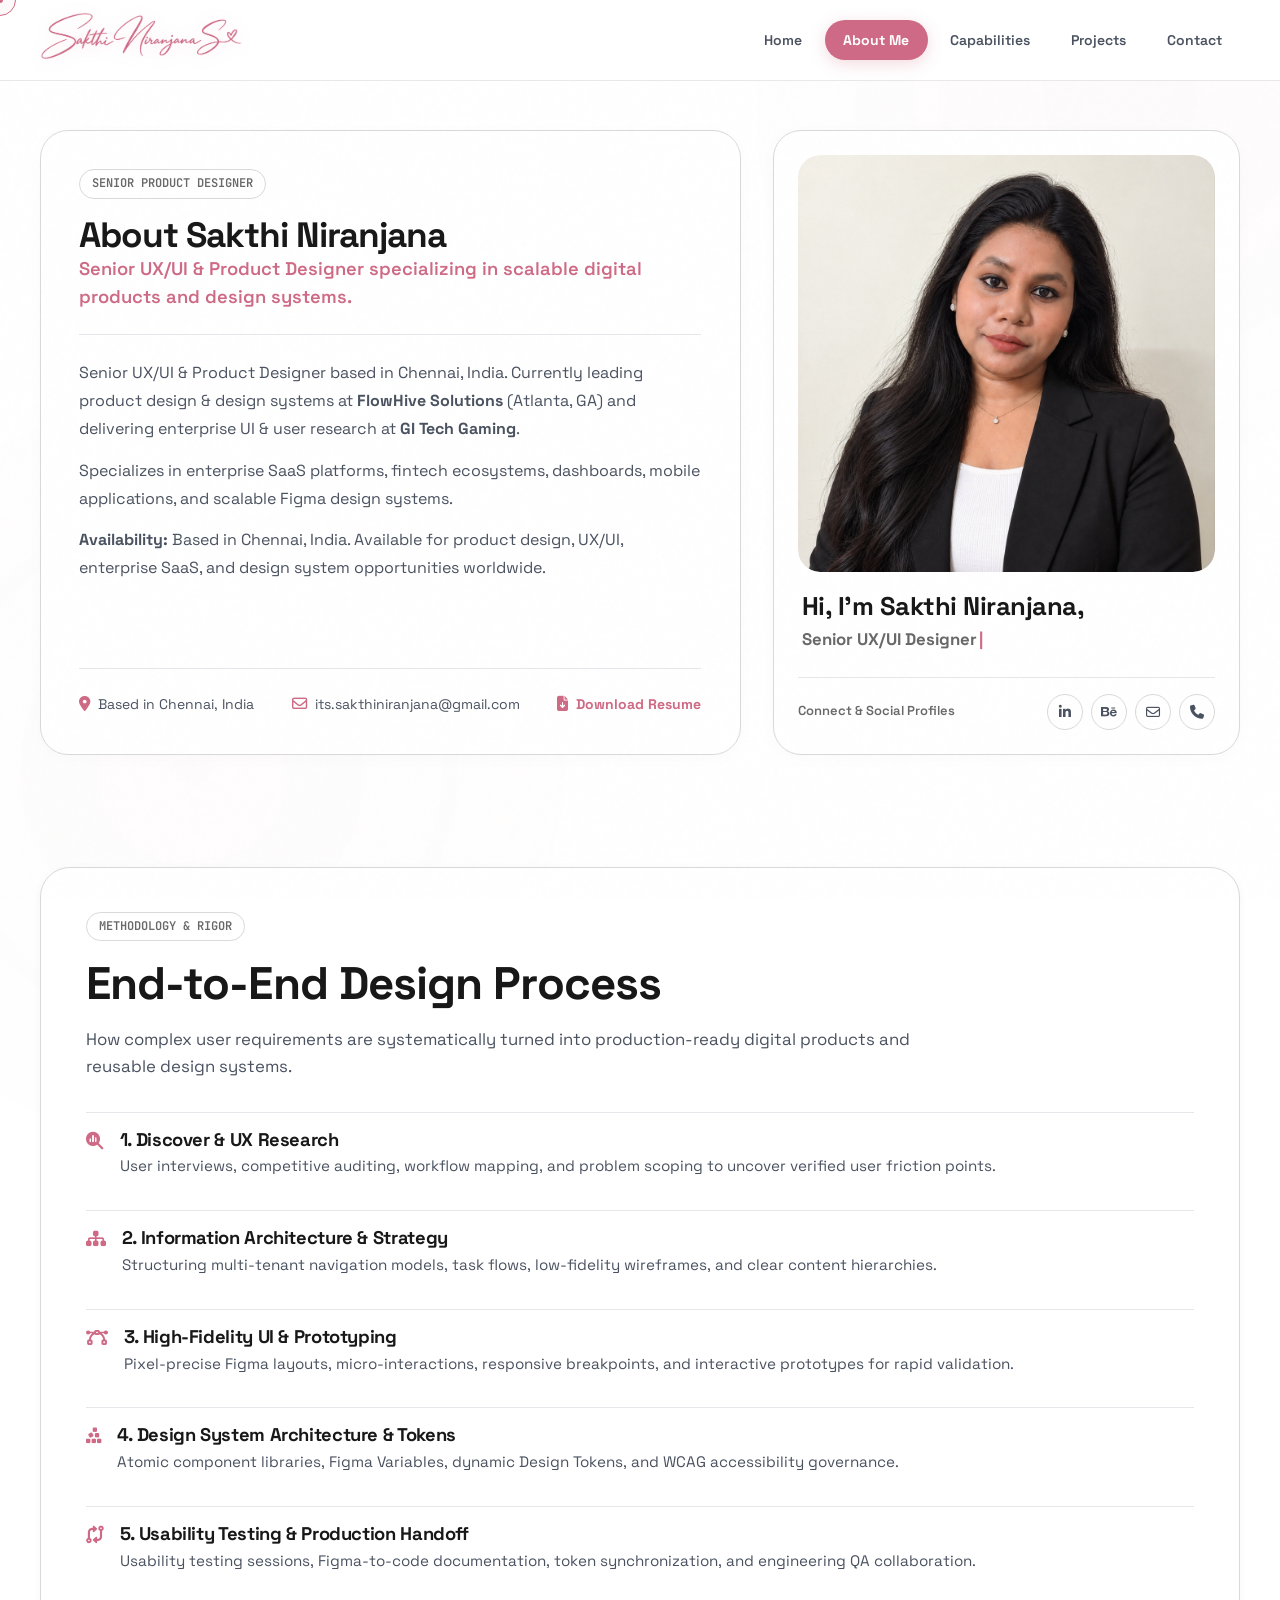
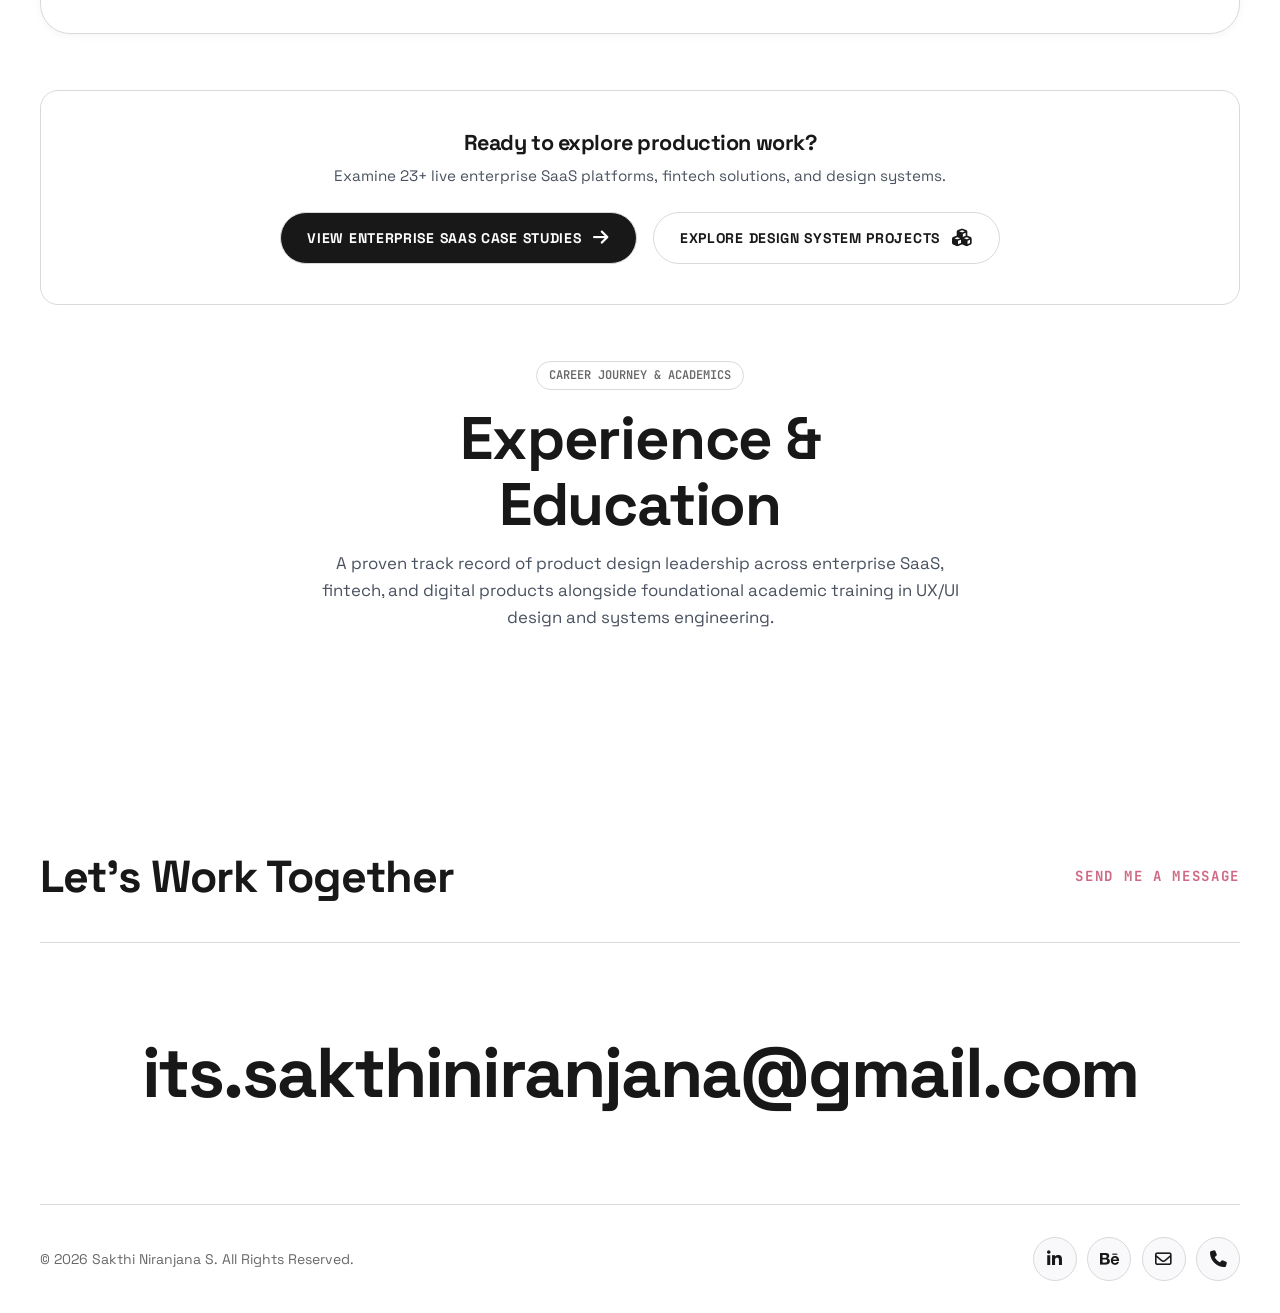
<file: about.html>
<!DOCTYPE html>
<html lang="en">
<head>
  <meta charset="UTF-8">
  <meta http-equiv="X-UA-Compatible" content="IE=edge">
  <meta name="viewport" content="width=device-width, initial-scale=1.0">
  <title>About Sakthi Niranjana | Senior UX/UI &amp; Product Designer</title>
  <meta name="description" content="Senior UX/UI &amp; Product Designer based in Chennai, India. Specializing in enterprise SaaS, fintech, design systems, UX research, and multi-platform applications.">
  <meta name="keywords" content="About Sakthi Niranjana, Senior UX/UI Designer, Senior Product Designer, Enterprise SaaS UX, Fintech Product Design, Design Systems, Figma Designer, Chennai India">
  <meta name="author" content="Sakthi Niranjana S">
  <meta name="robots" content="index, follow">
  <link rel="canonical" href="https://sakthi-portfolio-teal.vercel.app/about.html">

  <!-- Open Graph / Social Media -->
  <meta property="og:site_name" content="Sakthi Niranjana Portfolio">
  <meta property="og:title" content="About Sakthi Niranjana | Senior UX/UI &amp; Product Designer">
  <meta property="og:description" content="Senior UX/UI &amp; Product Designer based in Chennai, India. Specializing in enterprise SaaS, fintech, design systems, UX research, and scalable digital products.">
  <meta property="og:type" content="profile">
  <meta property="og:url" content="https://sakthi-portfolio-teal.vercel.app/about.html">
  <meta property="og:image" content="https://sakthi-portfolio-teal.vercel.app/assets/img/sakthi-profile-square.jpg?v=1">
  <meta property="og:image:alt" content="Sakthi Niranjana S - Senior UX/UI &amp; Product Designer">

  <!-- Twitter Card -->
  <meta name="twitter:card" content="summary_large_image">
  <meta name="twitter:title" content="About Sakthi Niranjana | Senior UX/UI &amp; Product Designer">
  <meta name="twitter:description" content="Senior UX/UI &amp; Product Designer based in Chennai, India. Specializing in enterprise SaaS, fintech, design systems, and multi-platform applications.">
  <meta name="twitter:image" content="https://sakthi-portfolio-teal.vercel.app/assets/img/sakthi-profile-square.jpg?v=1">

  <!-- Favicon -->
  <link rel="shortcut icon" href="data:image/svg+xml,%3Csvg xmlns='http://www.w3.org/2000/svg' viewBox='0 0 100 100'%3E%3Ccircle cx='50' cy='50' r='50' fill='%23CE6A85'/%3E%3Ctext x='50%25' y='55%25' dominant-baseline='middle' text-anchor='middle' font-size='42' font-family='sans-serif' font-weight='900' fill='white'%3ESN%3C/text%3E%3C/svg%3E" type="image/x-icon">

  <!-- Icons & Fonts -->
  <link rel="stylesheet" href="https://cdnjs.cloudflare.com/ajax/libs/font-awesome/6.5.1/css/all.min.css">
  <link rel="stylesheet" href="https://cdn.jsdelivr.net/npm/bootstrap-icons@1.11.3/font/bootstrap-icons.min.css">
  <link rel="preconnect" href="https://fonts.googleapis.com">
  <link rel="preconnect" href="https://fonts.gstatic.com" crossorigin>
  <link href="https://fonts.googleapis.com/css2?family=Inter:wght@300;400;500;600;700&family=JetBrains+Mono:wght@400;500;600;700&family=Plus+Jakarta+Sans:wght@400;500;600;700;800;900&family=Space+Grotesk:wght@400;500;600;700&display=swap" rel="stylesheet">

  <link rel="stylesheet" href="css/main.css">
  <link rel="stylesheet" href="css/modal.css">

  <!-- JSON-LD Structured Data for ProfilePage and Person -->
  <script type="application/ld+json">
  {
    "@context": "https://schema.org",
    "@type": "ProfilePage",
    "name": "About Sakthi Niranjana | Senior UX/UI & Product Designer",
    "url": "https://sakthi-portfolio-teal.vercel.app/about.html",
    "description": "Professional background, design philosophy, process and experience of Sakthi Niranjana S, Senior UX/UI & Product Designer based in Chennai, India.",
    "mainEntity": {
      "@type": "Person",
      "name": "Sakthi Niranjana S",
      "jobTitle": "Senior UX/UI & Product Designer",
      "url": "https://sakthi-portfolio-teal.vercel.app/",
      "email": "its.sakthiniranjana@gmail.com",
      "telephone": "+916374523020",
      "address": {
        "@type": "PostalAddress",
        "addressLocality": "Chennai",
        "addressRegion": "Tamil Nadu",
        "addressCountry": "India"
      },
      "sameAs": [
        "https://www.linkedin.com/in/sakthi-nir",
        "https://www.behance.net/sakthinir",
        "https://www.figma.com/design/d3oZb24wi6CtKMWgLNJueH/projects?node-id=0-1&t=GkhLeqCbhTEmBzBM-1"
      ],
      "knowsAbout": [
        "UX Design",
        "UI Design",
        "Product Design",
        "Design Systems",
        "Enterprise SaaS",
        "Fintech UX",
        "Figma",
        "Design Tokens",
        "Component Libraries",
        "Information Architecture",
        "Prototyping",
        "Interaction Design",
        "Mobile App Design",
        "Web Application Design"
      ]
    }
  }
  </script>
</head>
<body>
  <div class="noise-overlay" aria-hidden="true"></div>
  <div class="ambient-glow ambient-glow-1" aria-hidden="true"></div>
  <div class="ambient-glow ambient-glow-2" aria-hidden="true"></div>

  <!-- Custom Cursor -->
  <div class="custom-cursor" id="custom-cursor" aria-hidden="true"><span>VIEW</span></div>
  <div class="custom-cursor-dot" id="custom-cursor-dot" aria-hidden="true"></div>

  <div class="my-app">
    <!-- ==== EXGRID HEADER ==== -->
    <header class="primary-navbar">
      <div class="container">
        <div class="navbar-inner">
          <div class="navbar__logo">
            <a href="index.html" aria-label="Sakthi Niranjana Home">
              <img src="assets/images/sakthi-logo.png?v=2" alt="Sakthi Niranjana S" class="navbar-logo-img">
            </a>
          </div>

          <nav class="navbar__menu" aria-label="Main Navigation">
            <ul class="navbar__list">
              <li><a href="index.html">Home</a></li>
              <li><a href="about.html" class="active">About Me</a></li>
              <li><a href="capabilities.html">Capabilities</a></li>
              <li><a href="work.html">Projects</a></li>
              <li><a href="contact.html">Contact</a></li>
            </ul>
          </nav>

          <div class="navbar__options">
            <button class="animated-bar" id="open-offcanvas-btn" aria-label="Open offcanvas menu" title="Open Menu">
              <span class="bar-line"></span>
            </button>
          </div>
        </div>
      </div>
    </header>

    <!-- Offcanvas Overlay -->
    <div class="offcanvas-menu" id="offcanvas-drawer">
      <button class="offcanvas-close" id="close-offcanvas-btn" aria-label="Close offcanvas">
        <i class="fa-solid fa-xmark"></i>
      </button>
      <ul class="offcanvas-links">
        <li><a href="index.html">Home</a></li>
        <li><a href="about.html" class="active">About Me</a></li>
        <li><a href="capabilities.html">Capabilities</a></li>
        <li><a href="work.html">Projects</a></li>
        <li><a href="contact.html">Contact</a></li>
      </ul>
    </div>

    <!-- Main Content -->
    <main style="padding-top: 130px; padding-bottom: 80px;">
      <div class="container">
        <div style="max-width: 1280px; margin: 0 auto; display: flex; flex-direction: column; gap: 3.5rem;">
          
          <!-- ==== 2-COLUMN ABOUT HERO BENTO GRID ==== -->
          <div class="about-hero-grid">
            
            <!-- Card 1: Vision & Narrative -->
            <div class="about-vision-card">
              <div>
                <span class="case-pill" style="margin-bottom: 1rem; display: inline-block;">SENIOR PRODUCT DESIGNER</span>
                <h1 class="about-vision-title">
                  About Sakthi Niranjana
                </h1>
                <p style="font-size: 1.15rem; font-weight: 600; color: var(--lavender-primary); margin-bottom: 1.25rem; line-height: 1.5;">
                  Senior UX/UI &amp; Product Designer specializing in scalable digital products and design systems.
                </p>
                <div class="about-card-divider"></div>
                <div class="about-vision-desc">
                  <p style="margin-bottom: 0.85rem;">
                    Senior UX/UI &amp; Product Designer based in Chennai, India. Currently leading product design &amp; design systems at <strong>FlowHive Solutions</strong> (Atlanta, GA) and delivering enterprise UI &amp; user research at <strong>GI Tech Gaming</strong>.
                  </p>
                  <p style="margin-bottom: 0.85rem;">
                    Specializes in enterprise SaaS platforms, fintech ecosystems, dashboards, mobile applications, and scalable Figma design systems.
                  </p>
                  <p>
                    <strong>Availability:</strong> Based in Chennai, India. Available for product design, UX/UI, enterprise SaaS, and design system opportunities worldwide.
                  </p>
                </div>
              </div>

              <div style="margin-top: 2rem;">
                <div class="about-card-divider"></div>
                <div class="about-vision-meta">
                  <span>
                    <i class="fa-solid fa-location-dot" style="color:var(--lavender-primary);"></i> Based in Chennai, India
                  </span>
                  <a href="mailto:its.sakthiniranjana@gmail.com">
                    <i class="fa-regular fa-envelope" style="color:var(--lavender-primary);"></i> its.sakthiniranjana@gmail.com
                  </a>
                  <a href="contact.html" style="font-weight:700; color:var(--lavender-primary);">
                    <i class="fa-solid fa-file-arrow-down"></i> Download Resume
                  </a>
                </div>
              </div>
            </div>

            <!-- Card 2: Portrait & Interactive Persona -->
            <div class="about-profile-card">
              <div class="about-profile-thumb">
                <img src="assets/img/sakthi-profile-square.jpg?v=1" alt="Sakthi Niranjana S - Senior UX/UI &amp; Product Designer" loading="lazy">
              </div>
              <div class="about-profile-info">
                <h2 class="about-profile-name" style="font-size: 1.6rem; margin-bottom: 0.25rem;">Hi, I'm Sakthi Niranjana,</h2>
                <div class="about-profile-role">
                  <span id="about-typed-text">Senior UX/UI Designer</span><span class="typing-cursor">|</span>
                </div>
              </div>
              <div class="about-profile-footer">
                <span>Connect &amp; Social Profiles</span>
                <div class="about-profile-socials">
                  <a href="https://www.linkedin.com/in/sakthi-nir" target="_blank" rel="noopener noreferrer" title="LinkedIn Profile" aria-label="LinkedIn Profile"><i class="fa-brands fa-linkedin-in"></i></a>
                  <a href="https://www.behance.net/sakthinir" target="_blank" rel="noopener noreferrer" title="Behance Portfolio" aria-label="Behance Portfolio"><i class="fa-brands fa-behance"></i></a>
                  <a href="mailto:its.sakthiniranjana@gmail.com" title="Email" aria-label="Email Sakthi Niranjana"><i class="fa-regular fa-envelope"></i></a>
                  <a href="tel:6374523020" title="Call" aria-label="Phone"><i class="fa-solid fa-phone"></i></a>
                </div>
              </div>
            </div>

          </div>

          <!-- ==== 5-STAGE END-TO-END DESIGN PROCESS ==== -->
          <div class="banner__content-about-inner">
            <span class="case-pill" style="margin-bottom: 1rem; display: inline-block;">METHODOLOGY &amp; RIGOR</span>
            <h2 class="title-xl" style="margin-bottom: 1rem;">End-to-End Design Process</h2>
            <p style="color:var(--text-secondary); font-size:1.05rem; line-height:1.6; max-width:850px; margin-bottom:2rem;">
              How complex user requirements are systematically turned into production-ready digital products and reusable design systems.
            </p>

            <div class="bn-about-achievements">
              <div class="achievement-row">
                <i class="fa-solid fa-magnifying-glass-chart"></i>
                <div>
                  <h3 style="font-size:1.15rem; margin-bottom:0.35rem; color:var(--text-primary);">1. Discover &amp; UX Research</h3>
                  <p style="font-size:0.95rem; color:var(--text-secondary); line-height:1.5;">
                    User interviews, competitive auditing, workflow mapping, and problem scoping to uncover verified user friction points.
                  </p>
                </div>
              </div>
              <div class="achievement-row">
                <i class="fa-solid fa-sitemap"></i>
                <div>
                  <h3 style="font-size:1.15rem; margin-bottom:0.35rem; color:var(--text-primary);">2. Information Architecture &amp; Strategy</h3>
                  <p style="font-size:0.95rem; color:var(--text-secondary); line-height:1.5;">
                    Structuring multi-tenant navigation models, task flows, low-fidelity wireframes, and clear content hierarchies.
                  </p>
                </div>
              </div>
              <div class="achievement-row">
                <i class="fa-solid fa-bezier-curve"></i>
                <div>
                  <h3 style="font-size:1.15rem; margin-bottom:0.35rem; color:var(--text-primary);">3. High-Fidelity UI &amp; Prototyping</h3>
                  <p style="font-size:0.95rem; color:var(--text-secondary); line-height:1.5;">
                    Pixel-precise Figma layouts, micro-interactions, responsive breakpoints, and interactive prototypes for rapid validation.
                  </p>
                </div>
              </div>
              <div class="achievement-row">
                <i class="fa-solid fa-cubes-stacked"></i>
                <div>
                  <h3 style="font-size:1.15rem; margin-bottom:0.35rem; color:var(--text-primary);">4. Design System Architecture &amp; Tokens</h3>
                  <p style="font-size:0.95rem; color:var(--text-secondary); line-height:1.5;">
                    Atomic component libraries, Figma Variables, dynamic Design Tokens, and WCAG accessibility governance.
                  </p>
                </div>
              </div>
              <div class="achievement-row">
                <i class="fa-solid fa-code-compare"></i>
                <div>
                  <h3 style="font-size:1.15rem; margin-bottom:0.35rem; color:var(--text-primary);">5. Usability Testing &amp; Production Handoff</h3>
                  <p style="font-size:0.95rem; color:var(--text-secondary); line-height:1.5;">
                    Usability testing sessions, Figma-to-code documentation, token synchronization, and engineering QA collaboration.
                  </p>
                </div>
              </div>
            </div>
          </div>

          <!-- ==== CONTEXTUAL INTERNAL NAVIGATION CTA ==== -->
          <div style="background:var(--card-bg); border:1px solid var(--border-color); border-radius:18px; padding:2.5rem 2rem; display:flex; flex-direction:column; align-items:center; justify-content:center; text-align:center; gap:1.5rem;">
            <div style="max-width:650px;">
              <h3 style="font-size:1.35rem; margin-bottom:0.5rem; color:var(--text-primary);">Ready to explore production work?</h3>
              <p style="color:var(--text-secondary); font-size:0.95rem; margin:0; line-height:1.6;">
                Examine 23+ live enterprise SaaS platforms, fintech solutions, and design systems.
              </p>
            </div>
            <div style="display:flex; gap:1rem; flex-wrap:wrap; justify-content:center; align-items:center;">
              <a href="work.html" class="anim-btn">
                <span>View enterprise SaaS case studies</span>
                <i class="fa-solid fa-arrow-right"></i>
              </a>
              <a href="capabilities.html" class="anim-btn" style="background:#ffffff; color:var(--text-primary) !important;">
                <span>Explore design system projects</span>
                <i class="fa-solid fa-cubes"></i>
              </a>
            </div>
          </div>

          <!-- Experience & Education Section -->
          <section id="experience" style="scroll-margin-top: 100px;">
            <div style="text-align: center; max-width: 650px; margin: 0 auto 2.5rem auto;">
              <span class="case-pill" style="margin-bottom: 1rem; display: inline-block;">CAREER JOURNEY &amp; ACADEMICS</span>
              <h2 class="title-xxl" style="margin-bottom: 0.75rem;">Experience &amp; Education</h2>
              <p style="color:var(--text-secondary); font-size:1.05rem; line-height:1.6;">
                A proven track record of product design leadership across enterprise SaaS, fintech, and digital products alongside foundational academic training in UX/UI design and systems engineering.
              </p>
            </div>

            <div id="exp-edu-container">
              <!-- Dynamically populated via js/experience-toggle.js -->
            </div>
          </section>

        </div>
      </div>
    </main>

    <!-- ==== EXGRID FOOTER ==== -->
    <footer class="footer">
      <div class="container">
        <div class="footer__intro">
          <h2>Let's Work Together</h2>
          <h5>SEND ME A MESSAGE</h5>
        </div>

        <div class="footer__content">
          <h2 class="light-title-xl">
            <a href="mailto:its.sakthiniranjana@gmail.com">its.sakthiniranjana@gmail.com</a>
          </h2>
        </div>

        <div class="footer__copyright">
          <div class="footer__copyright-inner">
            <p style="color:var(--text-quaternary); font-size:0.875rem;">
              &copy; 2026 Sakthi Niranjana S. All Rights Reserved.
            </p>
            <div class="social">
              <a href="https://www.linkedin.com/in/sakthi-nir" target="_blank" rel="noopener noreferrer" class="social-btn" aria-label="LinkedIn Profile"><i class="fa-brands fa-linkedin-in"></i></a>
              <a href="https://www.behance.net/sakthinir" target="_blank" rel="noopener noreferrer" class="social-btn" aria-label="Behance Portfolio"><i class="fa-brands fa-behance"></i></a>
              <a href="mailto:its.sakthiniranjana@gmail.com" class="social-btn" aria-label="Email Sakthi Niranjana"><i class="fa-regular fa-envelope"></i></a>
              <a href="tel:6374523020" class="social-btn" aria-label="Call Sakthi Niranjana"><i class="fa-solid fa-phone"></i></a>
            </div>
          </div>
        </div>
      </div>
    </footer>

    <!-- Progress Wrap -->
    <button class="progress-wrap" id="progress-wrap" aria-label="Scroll to top">
      <svg class="progress-circle" width="100%" height="100%" viewBox="-1 -1 102 102"><path d="M50,1 a49,49 0 0,1 0,98 a49,49 0 0,1 0,-98"/></svg>
      <i class="fa-solid fa-arrow-up"></i>
    </button>
  </div>

  <script type="module" src="js/main.js"></script>
</body>
</html>
</file>
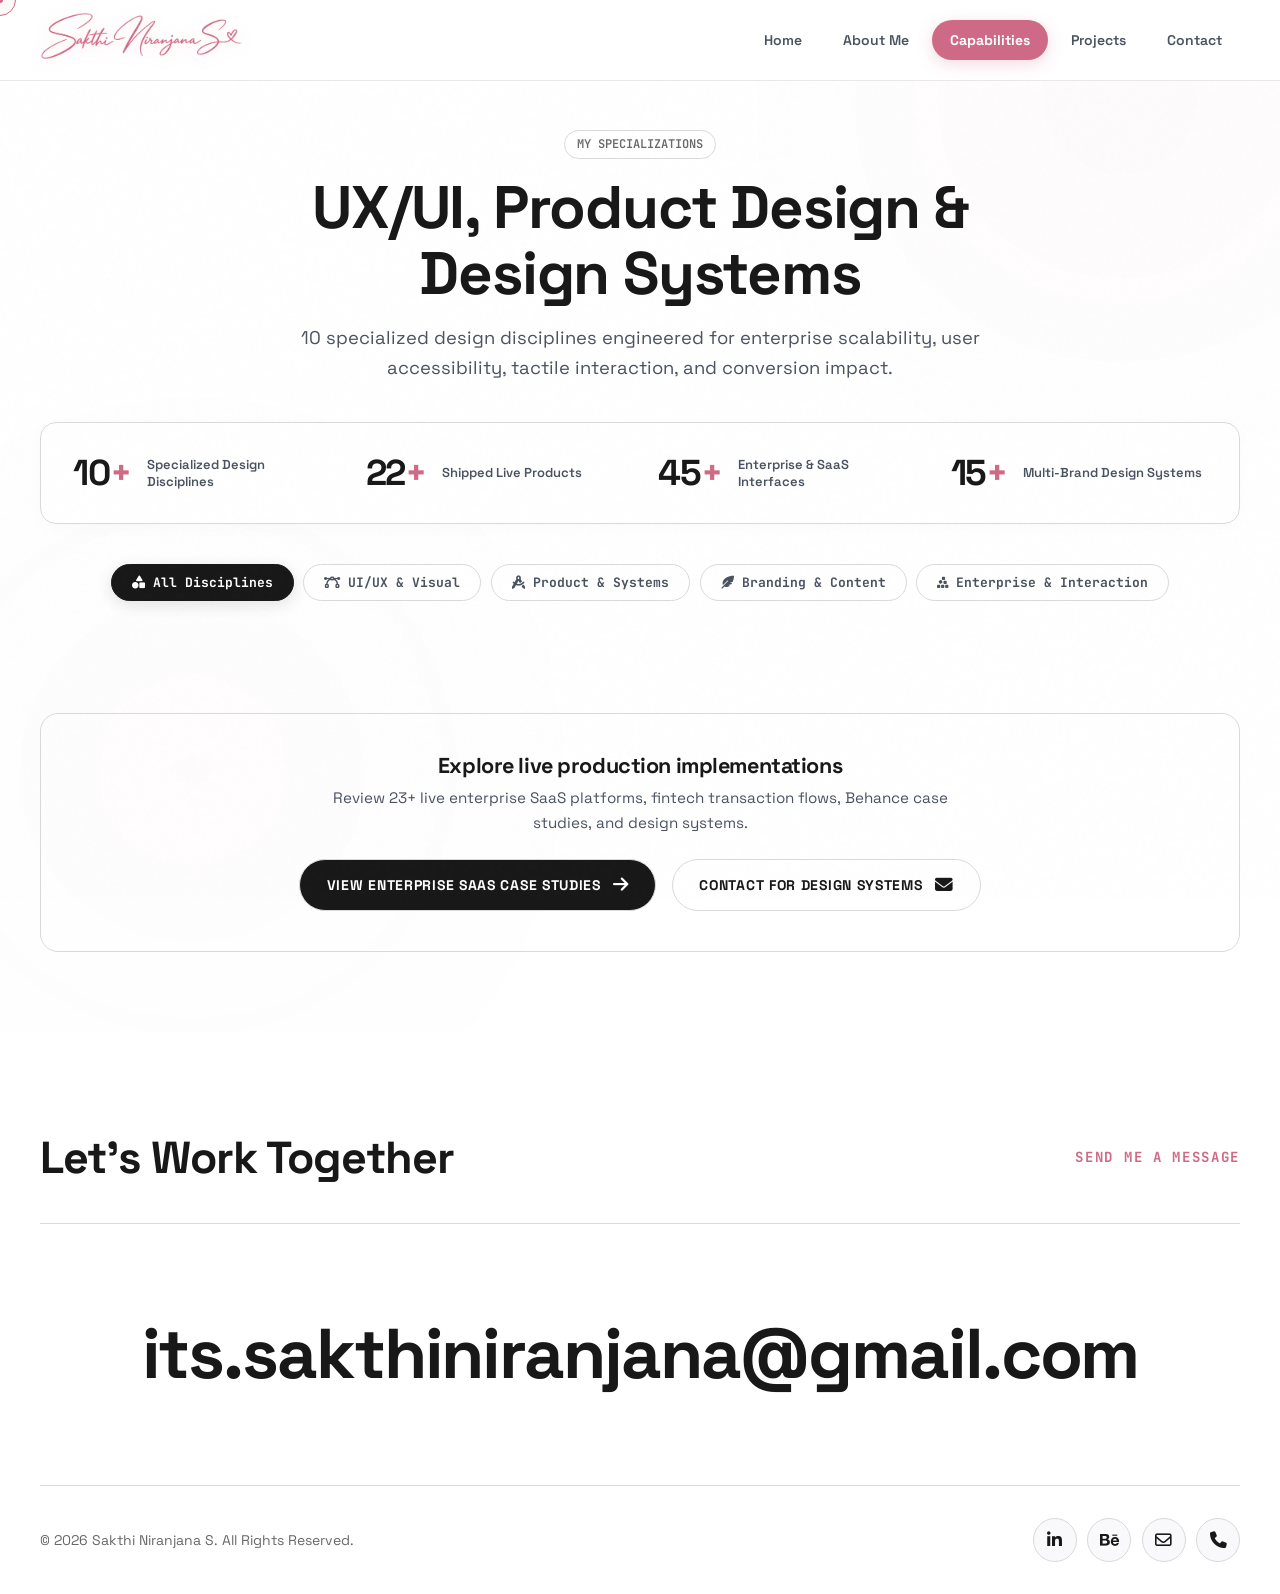
<file: capabilities.html>
<!DOCTYPE html>
<html lang="en">
<head>
  <meta charset="UTF-8">
  <meta http-equiv="X-UA-Compatible" content="IE=edge">
  <meta name="viewport" content="width=device-width, initial-scale=1.0">
  <title>UX/UI, Product Design &amp; Design Systems | Sakthi Niranjana</title>
  <meta name="description" content="Specialized design capabilities across Enterprise SaaS, Fintech UX, Design Systems, UX Research, Design Tokens, and Multi-platform Applications by Sakthi Niranjana.">
  <meta name="keywords" content="UX/UI Capabilities, Product Design Specializations, Design Systems Architecture, Enterprise SaaS UX, Fintech UX Design, Design Tokens, Component Libraries, Figma Design Systems, Sakthi Niranjana">
  <meta name="author" content="Sakthi Niranjana S">
  <meta name="robots" content="index, follow">
  <link rel="canonical" href="https://sakthi-portfolio-teal.vercel.app/capabilities.html">

  <!-- Open Graph / Social Media -->
  <meta property="og:site_name" content="Sakthi Niranjana Portfolio">
  <meta property="og:title" content="UX/UI, Product Design &amp; Design Systems | Sakthi Niranjana">
  <meta property="og:description" content="Specialized design capabilities across Enterprise SaaS, Fintech UX, Design Systems, UX Research, Design Tokens, and Multi-platform Applications.">
  <meta property="og:type" content="website">
  <meta property="og:url" content="https://sakthi-portfolio-teal.vercel.app/capabilities.html">
  <meta property="og:image" content="https://sakthi-portfolio-teal.vercel.app/assets/img/sakthi-profile-square.jpg?v=1">
  <meta property="og:image:alt" content="Sakthi Niranjana S - Product Design &amp; Design Systems Capabilities">

  <!-- Twitter Card -->
  <meta name="twitter:card" content="summary_large_image">
  <meta name="twitter:title" content="UX/UI, Product Design &amp; Design Systems | Sakthi Niranjana">
  <meta name="twitter:description" content="Specialized design capabilities across Enterprise SaaS, Fintech UX, Design Systems, and UX Research by Sakthi Niranjana.">
  <meta name="twitter:image" content="https://sakthi-portfolio-teal.vercel.app/assets/img/sakthi-profile-square.jpg?v=1">

  <!-- Favicon -->
  <link rel="shortcut icon" href="data:image/svg+xml,%3Csvg xmlns='http://www.w3.org/2000/svg' viewBox='0 0 100 100'%3E%3Ccircle cx='50' cy='50' r='50' fill='%23CE6A85'/%3E%3Ctext x='50%25' y='55%25' dominant-baseline='middle' text-anchor='middle' font-size='42' font-family='sans-serif' font-weight='900' fill='white'%3ESN%3C/text%3E%3C/svg%3E" type="image/x-icon">

  <!-- Icons & Fonts -->
  <link rel="stylesheet" href="https://cdnjs.cloudflare.com/ajax/libs/font-awesome/6.5.1/css/all.min.css">
  <link rel="stylesheet" href="https://cdn.jsdelivr.net/npm/bootstrap-icons@1.11.3/font/bootstrap-icons.min.css">
  <link rel="preconnect" href="https://fonts.googleapis.com">
  <link rel="preconnect" href="https://fonts.gstatic.com" crossorigin>
  <link href="https://fonts.googleapis.com/css2?family=Inter:wght@300;400;500;600;700&family=JetBrains+Mono:wght@400;500;600;700&family=Plus+Jakarta+Sans:wght@400;500;600;700;800;900&family=Space+Grotesk:wght@400;500;600;700&display=swap" rel="stylesheet">

  <link rel="stylesheet" href="css/main.css">
  <link rel="stylesheet" href="css/modal.css">

  <!-- JSON-LD BreadcrumbList & WebPage Schema -->
  <script type="application/ld+json">
  {
    "@context": "https://schema.org",
    "@graph": [
      {
        "@type": "BreadcrumbList",
        "itemListElement": [
          {
            "@type": "ListItem",
            "position": 1,
            "name": "Home",
            "item": "https://sakthi-portfolio-teal.vercel.app/"
          },
          {
            "@type": "ListItem",
            "position": 2,
            "name": "Capabilities",
            "item": "https://sakthi-portfolio-teal.vercel.app/capabilities.html"
          }
        ]
      },
      {
        "@type": "WebPage",
        "name": "UX/UI, Product Design & Design Systems | Sakthi Niranjana",
        "url": "https://sakthi-portfolio-teal.vercel.app/capabilities.html",
        "description": "10 specialized design disciplines engineered for enterprise scalability, user accessibility, tactile interaction, and conversion impact by Sakthi Niranjana S.",
        "author": {
          "@type": "Person",
          "name": "Sakthi Niranjana S",
          "jobTitle": "Senior UX/UI & Product Designer"
        }
      }
    ]
  }
  </script>
</head>
<body>
  <div class="noise-overlay" aria-hidden="true"></div>
  <div class="ambient-glow ambient-glow-1" aria-hidden="true"></div>
  <div class="ambient-glow ambient-glow-2" aria-hidden="true"></div>

  <div class="custom-cursor" id="custom-cursor" aria-hidden="true"><span>VIEW</span></div>
  <div class="custom-cursor-dot" id="custom-cursor-dot" aria-hidden="true"></div>

  <div class="my-app">
    <!-- Header Navigation -->
    <header class="primary-navbar">
      <div class="container">
        <div class="navbar-inner">
          <div class="navbar__logo">
            <a href="index.html" aria-label="Sakthi Niranjana Home">
              <img src="assets/images/sakthi-logo.png?v=2" alt="Sakthi Niranjana S" class="navbar-logo-img">
            </a>
          </div>

          <nav class="navbar__menu" aria-label="Main Navigation">
            <ul class="navbar__list">
              <li><a href="index.html">Home</a></li>
              <li><a href="about.html">About Me</a></li>
              <li><a href="capabilities.html" class="active">Capabilities</a></li>
              <li><a href="work.html">Projects</a></li>
              <li><a href="contact.html">Contact</a></li>
            </ul>
          </nav>

          <div class="navbar__options">
            <button class="animated-bar" id="open-offcanvas-btn" aria-label="Open offcanvas menu" title="Open Menu">
              <span class="bar-line"></span>
            </button>
          </div>
        </div>
      </div>
    </header>

    <!-- Offcanvas Overlay -->
    <div class="offcanvas-menu" id="offcanvas-drawer">
      <button class="offcanvas-close" id="close-offcanvas-btn" aria-label="Close offcanvas">
        <i class="fa-solid fa-xmark"></i>
      </button>
      <ul class="offcanvas-links">
        <li><a href="index.html">Home</a></li>
        <li><a href="about.html">About Me</a></li>
        <li><a href="capabilities.html" class="active">Capabilities</a></li>
        <li><a href="work.html">Projects</a></li>
        <li><a href="contact.html">Contact</a></li>
      </ul>
    </div>

    <!-- Main Content -->
    <main style="padding-top: 130px; padding-bottom: 80px;">
      <div class="container">
        <!-- Section Header -->
        <div style="text-align: center; max-width: 800px; margin: 0 auto 2.5rem auto;">
          <span class="case-pill" style="margin-bottom: 1rem; display: inline-block;">MY SPECIALIZATIONS</span>
          <h1 class="title-xxl" style="margin-bottom: 1rem;">UX/UI, Product Design &amp; Design Systems</h1>
          <p style="color:var(--text-secondary); font-size:1.15rem; line-height:1.6;">
            10 specialized design disciplines engineered for enterprise scalability, user accessibility, tactile interaction, and conversion impact.
          </p>
        </div>

        <!-- Metric Proof Points -->
        <div class="capabilities-stats-bar">
          <div class="capabilities-stat-item">
            <div class="capabilities-stat-num">10<span>+</span></div>
            <div class="capabilities-stat-label">Specialized Design Disciplines</div>
          </div>
          <div class="capabilities-stat-item">
            <div class="capabilities-stat-num">22<span>+</span></div>
            <div class="capabilities-stat-label">Shipped Live Products</div>
          </div>
          <div class="capabilities-stat-item">
            <div class="capabilities-stat-num">45<span>+</span></div>
            <div class="capabilities-stat-label">Enterprise &amp; SaaS Interfaces</div>
          </div>
          <div class="capabilities-stat-item">
            <div class="capabilities-stat-num">15<span>+</span></div>
            <div class="capabilities-stat-label">Multi-Brand Design Systems</div>
          </div>
        </div>

        <!-- Filter Controls -->
        <div class="capabilities-filter-bar">
          <button class="capability-filter-tab active" data-filter="all">
            <i class="fa-solid fa-shapes"></i> All Disciplines
          </button>
          <button class="capability-filter-tab" data-filter="design">
            <i class="fa-solid fa-bezier-curve"></i> UI/UX &amp; Visual
          </button>
          <button class="capability-filter-tab" data-filter="strategy">
            <i class="fa-solid fa-compass-drafting"></i> Product &amp; Systems
          </button>
          <button class="capability-filter-tab" data-filter="creative">
            <i class="fa-solid fa-feather-pointed"></i> Branding &amp; Content
          </button>
          <button class="capability-filter-tab" data-filter="tech">
            <i class="fa-solid fa-cubes-stacked"></i> Enterprise &amp; Interaction
          </button>
        </div>

        <!-- 3D Parallax Capabilities Cards Grid -->
        <div class="capabilities-grid" id="capabilities-container">
          <!-- Dynamically populated and animated by js/capabilities-3d.js -->
        </div>

        <!-- Contextual Internal Navigation Links -->
        <div style="margin-top: 4rem; background: var(--card-bg); border: 1px solid var(--border-color); border-radius: 18px; padding: 2.5rem 2rem; display: flex; flex-direction: column; align-items: center; justify-content: center; text-align: center; gap: 1.5rem;">
          <div style="max-width: 650px;">
            <h3 style="font-size: 1.35rem; margin-bottom: 0.5rem; color: var(--text-primary);">Explore live production implementations</h3>
            <p style="color: var(--text-secondary); font-size: 0.95rem; margin: 0; line-height: 1.6;">
              Review 23+ live enterprise SaaS platforms, fintech transaction flows, Behance case studies, and design systems.
            </p>
          </div>
          <div style="display: flex; gap: 1rem; flex-wrap: wrap; justify-content: center; align-items: center;">
            <a href="work.html" class="anim-btn">
              <span>View enterprise SaaS case studies</span>
              <i class="fa-solid fa-arrow-right"></i>
            </a>
            <a href="contact.html" class="anim-btn" style="background:#ffffff; color:var(--text-primary) !important;">
              <span>Contact for design systems</span>
              <i class="fa-solid fa-envelope"></i>
            </a>
          </div>
        </div>

      </div>
    </main>

    <!-- Exgrid Footer -->
    <footer class="footer">
      <div class="container">
        <div class="footer__intro">
          <h2>Let's Work Together</h2>
          <h5>SEND ME A MESSAGE</h5>
        </div>
        <div class="footer__content">
          <h2 class="light-title-xl">
            <a href="mailto:its.sakthiniranjana@gmail.com">its.sakthiniranjana@gmail.com</a>
          </h2>
        </div>
        <div class="footer__copyright">
          <div class="footer__copyright-inner">
            <p style="color:var(--text-quaternary); font-size:0.875rem;">&copy; 2026 Sakthi Niranjana S. All Rights Reserved.</p>
            <div class="social">
              <a href="https://www.linkedin.com/in/sakthi-nir" target="_blank" rel="noopener noreferrer" class="social-btn" aria-label="LinkedIn Profile"><i class="fa-brands fa-linkedin-in"></i></a>
              <a href="https://www.behance.net/sakthinir" target="_blank" rel="noopener noreferrer" class="social-btn" aria-label="Behance Portfolio"><i class="fa-brands fa-behance"></i></a>
              <a href="mailto:its.sakthiniranjana@gmail.com" class="social-btn" aria-label="Email Sakthi Niranjana"><i class="fa-regular fa-envelope"></i></a>
              <a href="tel:6374523020" class="social-btn" aria-label="Call Sakthi Niranjana"><i class="fa-solid fa-phone"></i></a>
            </div>
          </div>
        </div>
      </div>
    </footer>

    <button class="progress-wrap" id="progress-wrap" aria-label="Scroll to top">
      <svg class="progress-circle" width="100%" height="100%" viewBox="-1 -1 102 102"><path d="M50,1 a49,49 0 0,1 0,98 a49,49 0 0,1 0,-98"/></svg>
      <i class="fa-solid fa-arrow-up"></i>
    </button>
  </div>

  <script type="module" src="js/main.js"></script>
</body>
</html>
</file>
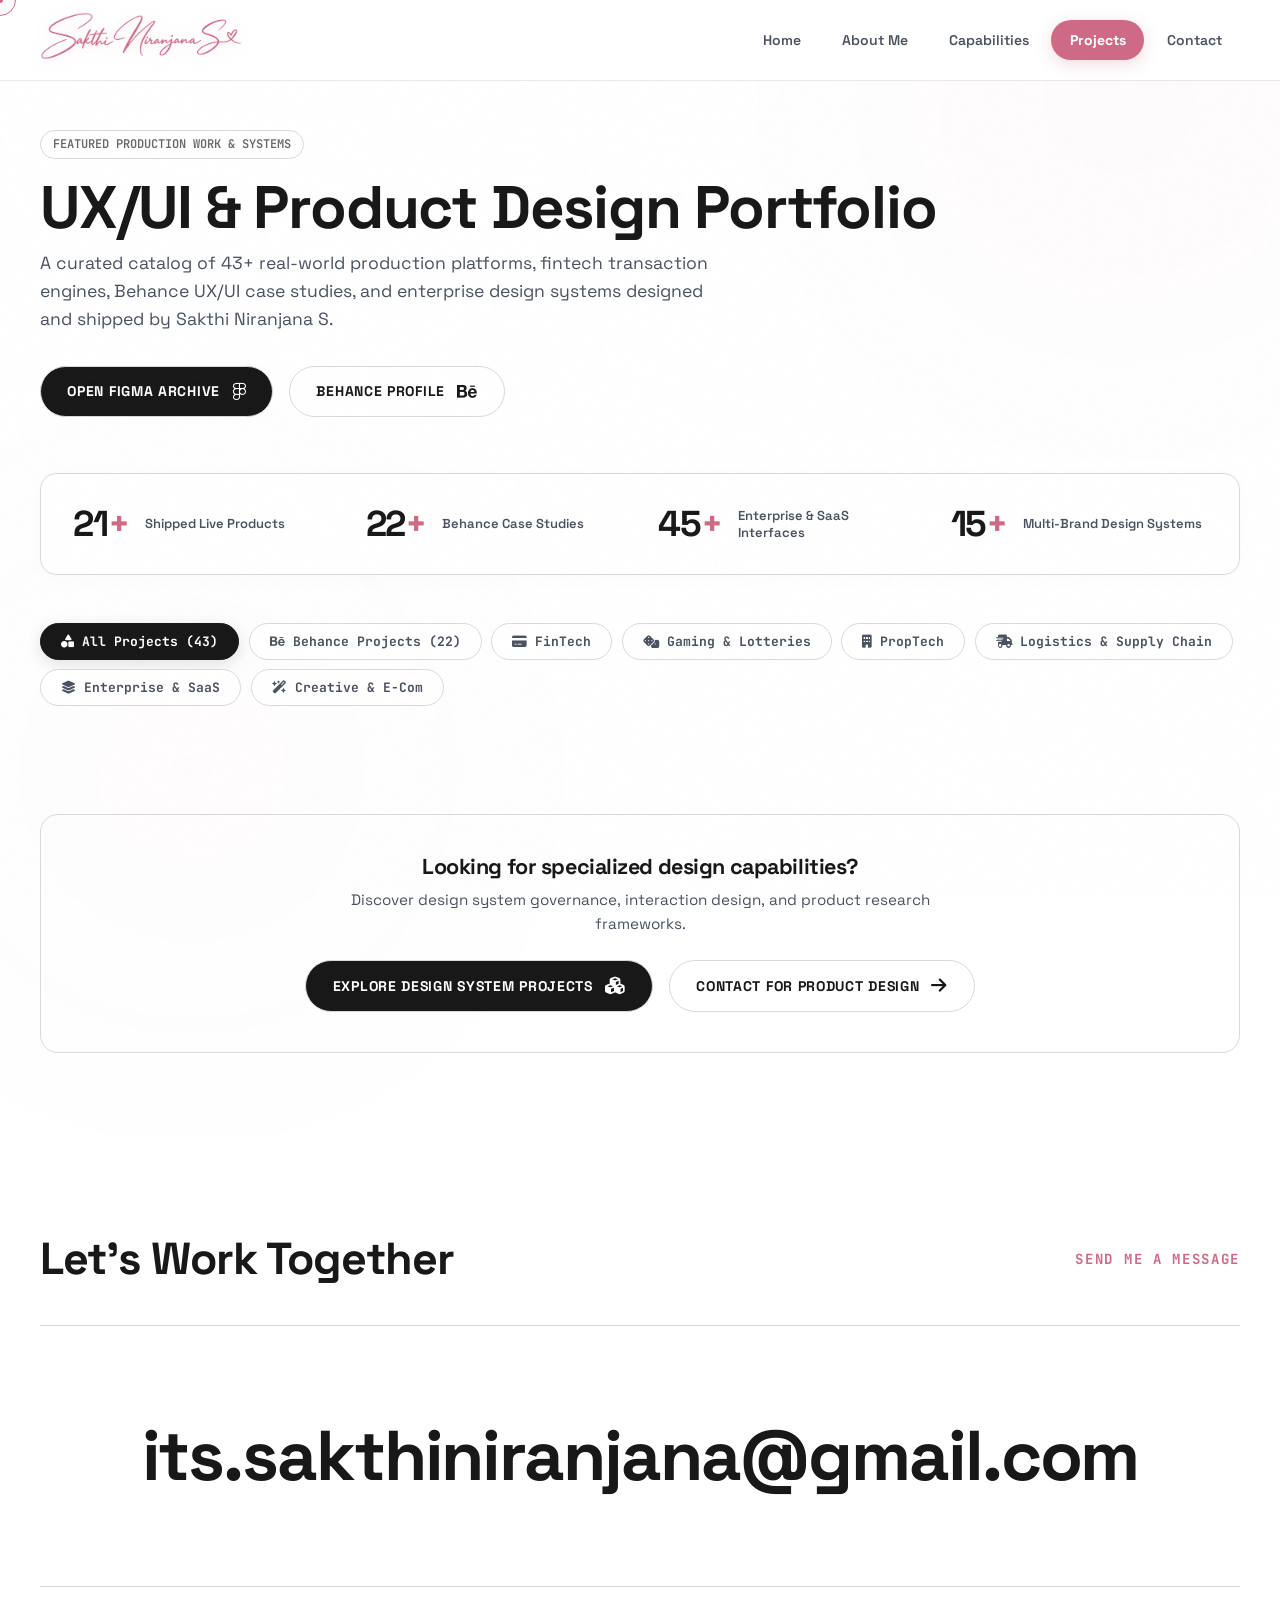
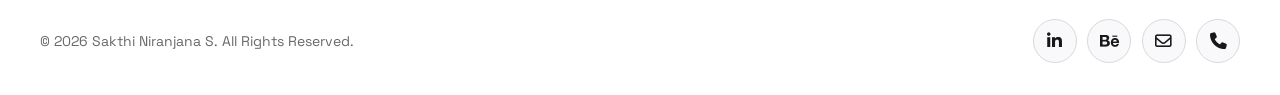
<file: work.html>
<!DOCTYPE html>
<html lang="en">
<head>
  <meta charset="UTF-8">
  <meta http-equiv="X-UA-Compatible" content="IE=edge">
  <meta name="viewport" content="width=device-width, initial-scale=1.0">
  <title>UX/UI &amp; Product Design Portfolio | Sakthi Niranjana</title>
  <meta name="description" content="Explore 43+ live digital products, Behance UX/UI case studies, enterprise SaaS interfaces, and Figma design systems designed by Sakthi Niranjana S.">
  <meta name="keywords" content="UX/UI Design Portfolio, Senior Product Designer Work, Enterprise SaaS Design, Fintech UX Case Studies, Behance Portfolio, Design Systems Figma, Dashboard UX, Sakthi Niranjana">
  <meta name="author" content="Sakthi Niranjana S">
  <meta name="robots" content="index, follow">
  <link rel="canonical" href="https://sakthi-portfolio-teal.vercel.app/work.html">

  <!-- Open Graph / Social Media -->
  <meta property="og:site_name" content="Sakthi Niranjana Portfolio">
  <meta property="og:title" content="UX/UI &amp; Product Design Portfolio | Sakthi Niranjana">
  <meta property="og:description" content="Curated catalog of 43+ live enterprise SaaS platforms, Behance case studies, fintech transaction flows, mobility apps, and scalable design systems by Sakthi Niranjana.">
  <meta property="og:type" content="website">
  <meta property="og:url" content="https://sakthi-portfolio-teal.vercel.app/work.html">
  <meta property="og:image" content="https://sakthi-portfolio-teal.vercel.app/assets/img/projects/paytrav.jpg">
  <meta property="og:image:alt" content="Paytrav Fintech Platform UX UI Design by Sakthi Niranjana">

  <!-- Twitter Card -->
  <meta name="twitter:card" content="summary_large_image">
  <meta name="twitter:title" content="UX/UI &amp; Product Design Portfolio | Sakthi Niranjana">
  <meta name="twitter:description" content="Curated catalog of 43+ live enterprise SaaS platforms, Behance case studies, fintech transaction flows, and design systems by Sakthi Niranjana.">
  <meta name="twitter:image" content="https://sakthi-portfolio-teal.vercel.app/assets/img/projects/paytrav.jpg">

  <!-- Favicon -->
  <link rel="shortcut icon" href="data:image/svg+xml,%3Csvg xmlns='http://www.w3.org/2000/svg' viewBox='0 0 100 100'%3E%3Ccircle cx='50' cy='50' r='50' fill='%23CE6A85'/%3E%3Ctext x='50%25' y='55%25' dominant-baseline='middle' text-anchor='middle' font-size='42' font-family='sans-serif' font-weight='900' fill='white'%3ESN%3C/text%3E%3C/svg%3E" type="image/x-icon">

  <!-- Icons & Fonts -->
  <link rel="stylesheet" href="https://cdnjs.cloudflare.com/ajax/libs/font-awesome/6.5.1/css/all.min.css">
  <link rel="stylesheet" href="https://cdn.jsdelivr.net/npm/bootstrap-icons@1.11.3/font/bootstrap-icons.min.css">
  <link rel="preconnect" href="https://fonts.googleapis.com">
  <link rel="preconnect" href="https://fonts.gstatic.com" crossorigin>
  <link href="https://fonts.googleapis.com/css2?family=Inter:wght@300;400;500;600;700&family=JetBrains+Mono:wght@400;500;600;700&family=Plus+Jakarta+Sans:wght@400;500;600;700&family=Space+Grotesk:wght@400;500;600;700&display=swap" rel="stylesheet">

  <link rel="stylesheet" href="css/main.css">
  <link rel="stylesheet" href="css/modal.css">

  <!-- JSON-LD BreadcrumbList & CollectionPage -->
  <script type="application/ld+json">
  {
    "@context": "https://schema.org",
    "@graph": [
      {
        "@type": "BreadcrumbList",
        "itemListElement": [
          {
            "@type": "ListItem",
            "position": 1,
            "name": "Home",
            "item": "https://sakthi-portfolio-teal.vercel.app/"
          },
          {
            "@type": "ListItem",
            "position": 2,
            "name": "Projects",
            "item": "https://sakthi-portfolio-teal.vercel.app/work.html"
          }
        ]
      },
      {
        "@type": "CollectionPage",
        "name": "UX/UI & Product Design Portfolio | Sakthi Niranjana",
        "url": "https://sakthi-portfolio-teal.vercel.app/work.html",
        "description": "Curated catalog of 43+ live digital products, Behance UX/UI case studies, enterprise SaaS interfaces, fintech transaction switches, and Figma design systems.",
        "creator": {
          "@type": "Person",
          "name": "Sakthi Niranjana S",
          "jobTitle": "Senior UX/UI & Product Designer",
          "url": "https://sakthi-portfolio-teal.vercel.app/"
        }
      }
    ]
  }
  </script>
</head>
<body>
  <div class="noise-overlay" aria-hidden="true"></div>
  <div class="ambient-glow ambient-glow-1" aria-hidden="true"></div>
  <div class="ambient-glow ambient-glow-2" aria-hidden="true"></div>

  <div class="custom-cursor" id="custom-cursor" aria-hidden="true"><span>VIEW</span></div>
  <div class="custom-cursor-dot" id="custom-cursor-dot" aria-hidden="true"></div>

  <div class="my-app">
    <!-- Exgrid Header -->
    <header class="primary-navbar">
      <div class="container">
        <div class="navbar-inner">
          <div class="navbar__logo">
            <a href="index.html" aria-label="Sakthi Niranjana Home">
              <img src="assets/images/sakthi-logo.png?v=2" alt="Sakthi Niranjana S" class="navbar-logo-img">
            </a>
          </div>

          <nav class="navbar__menu" aria-label="Main Navigation">
            <ul class="navbar__list">
              <li><a href="index.html">Home</a></li>
              <li><a href="about.html">About Me</a></li>
              <li><a href="capabilities.html">Capabilities</a></li>
              <li><a href="work.html" class="active">Projects</a></li>
              <li><a href="contact.html">Contact</a></li>
            </ul>
          </nav>

          <div class="navbar__options">
            <button class="animated-bar" id="open-offcanvas-btn" aria-label="Open offcanvas menu">
              <span class="bar-line"></span>
            </button>
          </div>
        </div>
      </div>
    </header>

    <!-- Offcanvas Overlay -->
    <div class="offcanvas-menu" id="offcanvas-drawer">
      <button class="offcanvas-close" id="close-offcanvas-btn" aria-label="Close offcanvas">
        <i class="fa-solid fa-xmark"></i>
      </button>
      <ul class="offcanvas-links">
        <li><a href="index.html">Home</a></li>
        <li><a href="about.html">About Me</a></li>
        <li><a href="capabilities.html">Capabilities</a></li>
        <li><a href="work.html" class="active">Projects</a></li>
        <li><a href="contact.html">Contact</a></li>
      </ul>
    </div>

    <!-- Main Content -->
    <main style="padding-top: 130px; padding-bottom: 80px;">
      <div class="container">
        <div style="display: flex; justify-content: space-between; align-items: flex-end; flex-wrap: wrap; gap: 2rem; margin-bottom: 3.5rem;">
          <div>
            <span class="case-pill" style="margin-bottom: 1rem; display: inline-block;">FEATURED PRODUCTION WORK &amp; SYSTEMS</span>
            <h1 class="title-xxl">UX/UI &amp; Product Design Portfolio</h1>
            <p style="color:var(--text-secondary); font-size:1.1rem; max-width:680px; line-height:1.6; margin-top:0.5rem;">
              A curated catalog of 43+ real-world production platforms, fintech transaction engines, Behance UX/UI case studies, and enterprise design systems designed and shipped by Sakthi Niranjana S.
            </p>
          </div>
          <div style="display: flex; gap: 1rem; flex-wrap: wrap;">
            <a href="https://www.figma.com/design/d3oZb24wi6CtKMWgLNJueH/projects?node-id=0-1&t=GkhLeqCbhTEmBzBM-1" target="_blank" rel="noopener noreferrer" class="anim-btn" aria-label="Open Figma Projects Archive">
              <span>Open Figma Archive</span>
              <i class="fa-brands fa-figma"></i>
            </a>
            <a href="https://www.behance.net/sakthinir" target="_blank" rel="noopener noreferrer" class="anim-btn" style="background:#ffffff; color:var(--text-primary) !important;" aria-label="View Behance Profile">
              <span>Behance Profile</span>
              <i class="fa-brands fa-behance"></i>
            </a>
          </div>
        </div>

        <!-- Metric Proof Points Bar -->
        <div class="capabilities-stats-bar" style="margin-bottom: 3rem;">
          <div class="capabilities-stat-item">
            <div class="capabilities-stat-num">21<span>+</span></div>
            <div class="capabilities-stat-label">Shipped Live Products</div>
          </div>
          <div class="capabilities-stat-item">
            <div class="capabilities-stat-num">22<span>+</span></div>
            <div class="capabilities-stat-label">Behance Case Studies</div>
          </div>
          <div class="capabilities-stat-item">
            <div class="capabilities-stat-num">45<span>+</span></div>
            <div class="capabilities-stat-label">Enterprise &amp; SaaS Interfaces</div>
          </div>
          <div class="capabilities-stat-item">
            <div class="capabilities-stat-num">15<span>+</span></div>
            <div class="capabilities-stat-label">Multi-Brand Design Systems</div>
          </div>
        </div>

        <!-- Category Filter Tabs -->
        <div class="work-filter-bar">
          <button class="work-filter-tab active" data-filter="all">
            <i class="fa-solid fa-shapes"></i> All Projects (43)
          </button>
          <button class="work-filter-tab" data-filter="Behance">
            <i class="fa-brands fa-behance"></i> Behance Projects (22)
          </button>
          <button class="work-filter-tab" data-filter="Fintech">
            <i class="fa-solid fa-credit-card"></i> FinTech
          </button>
          <button class="work-filter-tab" data-filter="Gaming">
            <i class="fa-solid fa-dice"></i> Gaming &amp; Lotteries
          </button>
          <button class="work-filter-tab" data-filter="PropTech">
            <i class="fa-solid fa-building"></i> PropTech
          </button>
          <button class="work-filter-tab" data-filter="Logistics">
            <i class="fa-solid fa-truck-fast"></i> Logistics &amp; Supply Chain
          </button>
          <button class="work-filter-tab" data-filter="Enterprise">
            <i class="fa-solid fa-layer-group"></i> Enterprise &amp; SaaS
          </button>
          <button class="work-filter-tab" data-filter="Creative">
            <i class="fa-solid fa-wand-magic-sparkles"></i> Creative &amp; E-Com
          </button>
        </div>

        <!-- 43 Individual Project Grid Cards -->
        <div class="work-gallery-grid" id="work-gallery-container">
          <!-- Dynamically populated via js/gallery-3d.js -->
        </div>

        <!-- Contextual Internal Navigation Links -->
        <div style="margin-top: 4rem; background: var(--card-bg); border: 1px solid var(--border-color); border-radius: 18px; padding: 2.5rem 2rem; display: flex; flex-direction: column; align-items: center; justify-content: center; text-align: center; gap: 1.5rem;">
          <div style="max-width: 650px;">
            <h3 style="font-size: 1.35rem; margin-bottom: 0.5rem; color: var(--text-primary);">Looking for specialized design capabilities?</h3>
            <p style="color: var(--text-secondary); font-size: 0.95rem; margin: 0; line-height: 1.6;">
              Discover design system governance, interaction design, and product research frameworks.
            </p>
          </div>
          <div style="display: flex; gap: 1rem; flex-wrap: wrap; justify-content: center; align-items: center;">
            <a href="capabilities.html" class="anim-btn">
              <span>Explore design system projects</span>
              <i class="fa-solid fa-cubes"></i>
            </a>
            <a href="contact.html" class="anim-btn" style="background:#ffffff; color:var(--text-primary) !important;">
              <span>Contact for product design</span>
              <i class="fa-solid fa-arrow-right"></i>
            </a>
          </div>
        </div>

      </div>
    </main>

    <!-- Universal Modal System -->
    <div class="modal-backdrop" id="project-modal" role="dialog" aria-modal="true">
      <div class="modal-container">
        <button class="modal-close-btn" id="modal-close-btn" aria-label="Close modal"><i class="fa-solid fa-xmark"></i></button>
        <div id="modal-content-target"></div>
      </div>
    </div>

    <!-- Exgrid Footer -->
    <footer class="footer">
      <div class="container">
        <div class="footer__intro">
          <h2>Let's Work Together</h2>
          <h5>SEND ME A MESSAGE</h5>
        </div>
        <div class="footer__content">
          <h2 class="light-title-xl">
            <a href="mailto:its.sakthiniranjana@gmail.com">its.sakthiniranjana@gmail.com</a>
          </h2>
        </div>
        <div class="footer__copyright">
          <div class="footer__copyright-inner">
            <p style="color:var(--text-quaternary); font-size:0.875rem;">&copy; 2026 Sakthi Niranjana S. All Rights Reserved.</p>
            <div class="social">
              <a href="https://www.linkedin.com/in/sakthi-nir" target="_blank" rel="noopener noreferrer" class="social-btn" aria-label="LinkedIn Profile"><i class="fa-brands fa-linkedin-in"></i></a>
              <a href="https://www.behance.net/sakthinir" target="_blank" rel="noopener noreferrer" class="social-btn" aria-label="Behance Portfolio"><i class="fa-brands fa-behance"></i></a>
              <a href="mailto:its.sakthiniranjana@gmail.com" class="social-btn" aria-label="Email Sakthi Niranjana"><i class="fa-regular fa-envelope"></i></a>
              <a href="tel:6374523020" class="social-btn" aria-label="Call Sakthi Niranjana"><i class="fa-solid fa-phone"></i></a>
            </div>
          </div>
        </div>
      </div>
    </footer>

    <button class="progress-wrap" id="progress-wrap" aria-label="Scroll to top">
      <svg class="progress-circle" width="100%" height="100%" viewBox="-1 -1 102 102"><path d="M50,1 a49,49 0 0,1 0,98 a49,49 0 0,1 0,-98"/></svg>
      <i class="fa-solid fa-arrow-up"></i>
    </button>
  </div>

  <script type="module" src="js/main.js"></script>
</body>
</html>
</file>
<file: css/main.css>
/* ==========================================================================
   SAKTHI NIRANJANA S — SENIOR UX/UI & PRODUCT DESIGNER
   Exgrid Light Layout & Bento Architecture Design System
   Theme: Pure White Background, Charcoal Typography, Lavender Interactive Accents
   ========================================================================== */

@import url('https://fonts.googleapis.com/css2?family=Inter:wght@300;400;500;600;700&family=JetBrains+Mono:wght@400;500;600;700&family=Plus+Jakarta+Sans:wght@400;500;600;700;800;900&family=Space+Grotesk:wght@400;500;600;700&display=swap');

:root {
  /* Fonts */
  --font-display: 'Space Grotesk', 'Plus Jakarta Sans', -apple-system, BlinkMacSystemFont, sans-serif;
  --font-body: 'Space Grotesk', 'Inter', -apple-system, BlinkMacSystemFont, sans-serif;
  --font-mono: 'JetBrains Mono', monospace;

  /* Exgrid Light Color System */
  --bg-primary: #ffffff;
  --bg-secondary: #f9f9fc;
  --bg-tertiary: #f4f3fb;
  --bg-card: #ffffff;
  
  --text-primary: #181818;       /* Deep modern charcoal */
  --text-secondary: #4a5260;     /* Refined slate charcoal */
  --text-quaternary: #686868;    /* Exgrid Quaternary Text */
  --text-muted: #949494;         /* Muted gray */
  --text-white: #ffffff;

  /* Primary (#CE6A85) & Secondary (#FFB7C3) Color System */
  --lavender-primary: #CE6A85;   /* Primary Color (#CE6A85) */
  --lavender-secondary: #FFB7C3; /* Secondary Color (#FFB7C3) */
  --lavender-hover: #B9536E;     /* Rich Hover (#B9536E) */
  --lavender-light: #fdf2f5;     /* Soft Light Tint (#fdf2f5) */
  --lavender-soft: rgba(206, 106, 133, 0.08);
  --bg-lavender-tint: rgba(206, 106, 133, 0.04);
  --lavender-tint: rgba(206, 106, 133, 0.08);
  --lavender-glow: rgba(206, 106, 133, 0.25);
  --lavender-glow-strong: rgba(206, 106, 133, 0.45);

  --accent-primary: #CE6A85;
  --accent-secondary: #FFB7C3;

  /* Exgrid Clean Borders */
  --border-color: #d9d9d9;
  --border-subtle: #e5e7eb;
  --border-hover: #181818;
  --border-lavender: rgba(206, 106, 133, 0.35);

  /* Elevation */
  --shadow-sm: 0 2px 8px rgba(0, 0, 0, 0.04);
  --shadow-md: 0 10px 30px rgba(0, 0, 0, 0.06);
  --shadow-lg: 0 20px 50px rgba(0, 0, 0, 0.08);
  --shadow-lavender: 0 10px 35px var(--lavender-glow);

  /* Sizing & Radius */
  --max-width: 1380px;
  --radius-xs: 8px;
  --radius-sm: 12px;
  --radius-md: 20px;
  --radius-lg: 24px;
  --radius-xl: 30px;
  --radius-full: 9999px;

  /* Transitions */
  --transition: all 0.3s cubic-bezier(0.16, 1, 0.3, 1);
  --transition-fast: 0.2s ease;
}

/* Base Reset */
*, *::before, *::after {
  box-sizing: border-box;
  margin: 0;
  padding: 0;
  -webkit-font-smoothing: antialiased;
  -moz-osx-font-smoothing: grayscale;
}

html {
  font-size: 16px;
  scroll-behavior: smooth;
  background-color: var(--bg-primary);
  color: var(--text-primary);
  overflow-x: clip;
}

body {
  font-family: var(--font-body);
  font-size: 1rem;
  line-height: 1.6;
  background-color: var(--bg-primary);
  color: var(--text-primary);
  overflow-x: clip;
  position: relative;
  min-height: 100vh;
}

::selection {
  background: var(--lavender-primary);
  color: #ffffff;
}

/* Background Ambient Elements */
.my-app {
  position: relative;
  width: 100%;
  min-height: 100vh;
  overflow-x: clip;
}

.noise-overlay {
  position: fixed;
  top: 0;
  left: 0;
  width: 100vw;
  height: 100vh;
  pointer-events: none;
  z-index: 999;
  opacity: 0.015;
  background-image: url("data:image/svg+xml,%3Csvg viewBox='0 0 200 200' xmlns='http://www.w3.org/2000/svg'%3E%3Cfilter id='noiseFilter'%3E%3CfeTurbulence type='fractalNoise' baseFrequency='0.8' numOctaves='3' stitchTiles='stitch'/%3E%3C/filter%3E%3Crect width='100%25' height='100%25' filter='url(%23noiseFilter)'/%3E%3C/svg%3E");
}

.ambient-glow {
  position: fixed;
  pointer-events: none;
  z-index: 0;
  border-radius: 50%;
  filter: blur(140px);
  opacity: 0.35;
}

.ambient-glow-1 {
  top: -15vw;
  right: -10vw;
  width: 45vw;
  height: 45vw;
  background: radial-gradient(circle, rgba(184, 20, 90, 0.15) 0%, rgba(255, 255, 255, 0) 70%);
}

.ambient-glow-2 {
  top: 50vh;
  left: -10vw;
  width: 50vw;
  height: 50vw;
  background: radial-gradient(circle, rgba(206, 106, 133, 0.12) 0%, rgba(255, 255, 255, 0) 70%);
}

/* Container */
.container {
  width: 100%;
  max-width: var(--max-width);
  margin-left: auto;
  margin-right: auto;
  padding-left: clamp(1rem, 3.5vw, 2.5rem);
  padding-right: clamp(1rem, 3.5vw, 2.5rem);
  position: relative;
  z-index: 2;
}

/* Typography Hierarchy */
h1, h2, h3, h4, h5, h6 {
  font-family: var(--font-display);
  font-weight: 700;
  color: var(--text-primary);
  line-height: 1.15;
  letter-spacing: -0.02em;
  transition: color var(--transition-fast);
}

h1:hover, h2:hover, h3:hover, h4:hover, h5:hover, h6:hover {
  color: var(--lavender-primary);
}

p, span, a, li, label, div {
  transition: color var(--transition-fast);
}

a {
  color: inherit;
  text-decoration: none;
}

a:hover {
  color: var(--lavender-primary);
}

.title-xxl { font-size: clamp(2.5rem, 5vw, 3.75rem); line-height: 1.1; font-weight: 700; }
.title-xl { font-size: clamp(2rem, 4vw, 2.85rem); line-height: 1.15; font-weight: 700; }
.title-lg { font-size: clamp(1.4rem, 2.5vw, 1.85rem); line-height: 1.25; font-weight: 700; }
.title-md { font-size: 1.35rem; line-height: 1.35; font-weight: 700; }
.title-sm { font-size: 1.15rem; line-height: 1.4; font-weight: 700; }
.title-xs { font-size: 0.95rem; line-height: 1.4; font-weight: 600; }

.text-quaternary { color: var(--text-quaternary) !important; }
.text-muted { color: var(--text-muted); }
.text-sm { font-size: 0.875rem; line-height: 1.5; }
.text-xs { font-size: 0.8125rem; line-height: 1.4; }
.fw-4 { font-weight: 400 !important; }
.fw-5 { font-weight: 500 !important; }
.fw-6 { font-weight: 600 !important; }
.fw-7 { font-weight: 700 !important; }
.fw-8 { font-weight: 800 !important; }

/* Exgrid Header Navigation (Fixed at top across all pages) */
.primary-navbar {
  position: fixed;
  top: 0;
  left: 0;
  width: 100%;
  z-index: 9990;
  background: rgba(255, 255, 255, 0.94);
  backdrop-filter: blur(20px);
  -webkit-backdrop-filter: blur(20px);
  border-bottom: 1px solid rgba(217, 217, 217, 0.6);
  transition: background 0.3s ease, box-shadow 0.3s ease, border-color 0.3s ease;
}

.primary-navbar.navbar-active,
.primary-navbar.scrolled {
  background: rgba(255, 255, 255, 0.98);
  box-shadow: 0 4px 24px rgba(0, 0, 0, 0.06);
  border-bottom-color: rgba(217, 217, 217, 0.9);
}

.navbar-inner {
  display: flex;
  align-items: center;
  justify-content: space-between;
  height: 80px;
  gap: 2rem;
}

.navbar__logo a {
  display: inline-flex;
  align-items: center;
  gap: 0.75rem;
  font-family: var(--font-display);
  font-weight: 800;
  font-size: 1.15rem;
  letter-spacing: -0.02em;
  color: var(--text-primary);
  text-transform: uppercase;
  text-decoration: none;
}

.navbar-logo-img {
  height: 48px;
  width: auto;
  max-width: 220px;
  object-fit: contain;
  display: block;
  transition: transform var(--transition-bounce), filter 0.3s ease;
  filter: drop-shadow(0 2px 8px rgba(206, 106, 133, 0.2));
}

.navbar__logo a:hover .navbar-logo-img {
  transform: scale(1.05);
  filter: drop-shadow(0 4px 16px rgba(206, 106, 133, 0.45));
}

@media (max-width: 991px) {
  .navbar-logo-img {
    height: 42px;
    max-width: 180px;
  }
}

@media (max-width: 576px) {
  .navbar-logo-img {
    height: 36px;
    max-width: 155px;
  }
}

.navbar__logo a:hover {
  color: var(--lavender-primary);
}

.navbar__menu {
  display: flex;
  align-items: center;
}

.navbar__list {
  display: flex;
  align-items: center;
  gap: 0.25rem;
  list-style: none;
}

.navbar__list a {
  padding: 0.55rem 1.15rem;
  font-family: var(--font-display);
  font-size: 0.875rem;
  font-weight: 600;
  color: var(--text-secondary);
  border-radius: var(--radius-full);
  transition: all 0.25s cubic-bezier(0.16, 1, 0.3, 1);
  white-space: nowrap;
  display: inline-flex;
  align-items: center;
  justify-content: center;
  text-decoration: none;
}

.navbar__list a:hover {
  color: var(--lavender-primary);
  background: var(--lavender-tint);
}

.navbar__list a.active {
  color: #ffffff !important;
  background: var(--lavender-primary) !important;
  font-weight: 700;
  box-shadow: 0 4px 16px var(--lavender-glow);
}

.navbar__options {
  display: none;
  align-items: center;
  gap: 1rem;
}

/* Exgrid Animated Offcanvas Toggle Button */
.animated-bar {
  width: 46px;
  height: 46px;
  border-radius: 50%;
  background: var(--text-primary);
  border: 1px solid var(--text-primary);
  display: flex;
  align-items: center;
  justify-content: center;
  cursor: pointer;
  position: relative;
  transition: var(--transition);
}

.animated-bar:hover {
  background: var(--lavender-primary);
  border-color: var(--lavender-primary);
  box-shadow: 0 0 20px var(--lavender-glow);
}

.animated-bar .bar-line {
  position: relative;
  width: 18px;
  height: 2px;
  background: #ffffff;
  display: block;
  transition: var(--transition);
}

.animated-bar .bar-line::before, .animated-bar .bar-line::after {
  content: '';
  position: absolute;
  left: 0;
  width: 18px;
  height: 2px;
  background: #ffffff;
  transition: var(--transition);
}

.animated-bar .bar-line::before { top: -5px; }
.animated-bar .bar-line::after { top: 5px; }

/* ==========================================================================
   EXGRID 3-COLUMN BENTO BANNER SECTION
   ========================================================================== */
.banner {
  padding-top: 110px;
  padding-bottom: 80px;
  position: relative;
  z-index: 1;
}

.banner__inner {
  display: flex;
  align-items: flex-start;
  gap: 1.75rem;
  justify-content: center;
  position: relative;
  z-index: 1;
}

/* 1. LEFT COLUMN: PROFILE META CARD */
.banner__meta {
  width: 100%;
  max-width: 300px;
  flex-shrink: 0;
  display: flex;
  flex-direction: column;
  gap: 1rem;
  position: sticky;
  position: -webkit-sticky;
  top: 95px;
  align-self: flex-start;
  margin-top: 0;
  z-index: 10;
}

.banner__meta-single {
  border-radius: var(--radius-xl);
  padding: 1.35rem;
  border: 1px solid var(--border-color);
  background: var(--bg-card);
  box-shadow: var(--shadow-sm);
  transition: var(--transition);
}

.banner__meta-single:hover {
  border-color: var(--lavender-primary);
  box-shadow: var(--shadow-lavender);
}

.banner__meta .thumb {
  margin-bottom: 1.15rem;
  border-radius: var(--radius-lg);
  overflow: hidden;
  aspect-ratio: 1 / 1;
  background: transparent;
  border: none;
  position: relative;
  width: 100%;
}

.banner__meta .thumb img {
  width: 100%;
  height: 100%;
  object-fit: cover;
  object-position: center center;
  border-radius: var(--radius-lg);
  display: block;
  transition: transform 0.5s cubic-bezier(0.16, 1, 0.3, 1);
}

.banner__meta-single:hover .thumb img {
  transform: scale(1.03);
}

.banner__meta .content p.title-sm {
  font-size: 1.2rem;
  font-weight: 800;
  margin-bottom: 0.5rem;
}

.banner__meta .content .meta-info-item {
  display: flex;
  align-items: center;
  gap: 0.55rem;
  font-size: 0.8125rem;
  font-weight: 600;
  color: var(--text-quaternary);
  margin-bottom: 0.35rem;
}

.banner__meta .content .meta-info-item i {
  color: var(--lavender-primary);
  font-size: 0.9rem;
}

.banner__meta hr {
  margin: 1.1rem 0;
  height: 1px;
  border: none;
  background: var(--border-color);
}

/* Social Buttons */
.social {
  display: flex;
  align-items: center;
  gap: 0.65rem;
  flex-wrap: wrap;
}

.banner__meta .social {
  display: flex;
  align-items: center;
  justify-content: space-between;
  width: 100%;
}

.social-btn {
  width: 44px;
  min-width: 44px;
  height: 44px;
  border-radius: 50%;
  display: flex;
  align-items: center;
  justify-content: center;
  border: 1px solid var(--border-color);
  background: var(--bg-secondary);
  color: var(--text-primary);
  font-size: 1.05rem;
  transition: var(--transition);
}

.social-btn:hover {
  background: var(--lavender-primary);
  border-color: var(--lavender-primary);
  color: #ffffff;
  transform: translateY(-3px);
  box-shadow: 0 6px 16px var(--lavender-glow);
}

/* Meta Action Buttons */
.banner__meta-btn a, .banner__meta-btn button, .rt-btn {
  padding: 0.85rem 1.15rem;
  width: 100%;
  display: flex;
  align-items: center;
  justify-content: space-between;
  border-radius: var(--radius-md);
  border: 1px solid var(--border-color);
  background: var(--bg-card);
  color: var(--text-primary);
  font-family: var(--font-display);
  font-weight: 700;
  font-size: 0.875rem;
  cursor: pointer;
  transition: var(--transition);
  text-decoration: none;
}

.banner__meta-btn a:hover, .banner__meta-btn button:hover, .rt-btn:hover {
  border-color: var(--lavender-primary);
  background: var(--lavender-primary);
  color: #ffffff;
  transform: translateY(-2px);
  box-shadow: 0 8px 20px var(--lavender-glow);
}

.banner__meta-btn a i, .banner__meta-btn button i, .rt-btn i {
  font-size: 1.1rem;
  color: var(--text-muted);
  transition: var(--transition);
}

.banner__meta-btn a:hover i, .banner__meta-btn button:hover i, .rt-btn:hover i {
  color: #ffffff;
  transform: translateX(3px);
}

.tertiary-text {
  font-size: 0.75rem;
  color: var(--text-muted);
  text-align: center;
}

/* 2. MIDDLE COLUMN: MAIN CONTENT STREAM */
.banner__content {
  flex: 1;
  min-width: 0;
  display: flex;
  flex-direction: column;
  gap: 3rem;
  margin-top: 0;
}

/* Hero Intro Card */
.banner__content-single {
  border-radius: var(--radius-xl);
  padding: clamp(1.75rem, 3.5vw, 2.75rem);
  border: 1px solid var(--border-color);
  background: var(--bg-card);
  box-shadow: var(--shadow-sm);
  transition: var(--transition);
  margin-top: 0;
}

.banner__content-single:hover {
  border-color: var(--lavender-primary);
  box-shadow: var(--shadow-lavender);
}

.banner__content-single h2 {
  font-size: clamp(1.85rem, 3.2vw, 2.85rem);
  font-weight: 800;
  line-height: 1.18;
  margin-bottom: 1.25rem;
  letter-spacing: -0.025em;
  color: var(--text-primary) !important;
}

.banner__content-single h2 span {
  color: var(--lavender-primary);
  position: relative;
  display: inline-block;
}

.banner__content-single p.intro-lead {
  font-size: clamp(0.95rem, 1.25vw, 1.1rem);
  color: var(--text-secondary) !important;
  line-height: 1.6;
  margin-bottom: 1.75rem;
}

.banner__content-single hr {
  margin: 1.75rem 0;
  height: 1px;
  border: none;
  background: var(--border-color);
}

/* Stats / CTA Row */
.cta, .cta-row {
  display: flex;
  align-items: center;
  justify-content: space-between;
  gap: 1.25rem;
  flex-wrap: wrap;
}

.cta-single, .cta-stat-item {
  display: flex;
  flex-direction: column;
  justify-content: center;
}

.cta-single.cta-btn-col, .cta-stat-item.cta-btn-col {
  align-self: center;
}

.cta-single p.d-flex, .cta-stat-num {
  display: flex;
  align-items: center;
  gap: 0.4rem;
  font-family: var(--font-display);
  font-size: 1.55rem;
  font-weight: 800;
  color: var(--text-primary) !important;
  margin-bottom: 0.2rem;
  line-height: 1;
}

.cta-single p.d-flex i, .cta-stat-num i {
  font-size: 1.1rem;
  color: var(--lavender-primary) !important;
}

.cta-single p.text-uppercase, .cta-stat-label {
  font-family: var(--font-mono);
  font-size: 0.6875rem;
  font-weight: 700;
  color: var(--text-quaternary) !important;
  text-transform: uppercase;
  letter-spacing: 0.08em;
  margin: 0;
  line-height: 1.2;
}

/* Animated Action Button with Rolling Text */
.anim-btn {
  display: inline-flex;
  align-items: center;
  gap: 0.75rem;
  padding: 0.85rem 1.65rem;
  border-radius: var(--radius-full);
  border: 1px solid var(--border-color);
  background: var(--text-primary);
  color: #ffffff !important;
  font-family: var(--font-display);
  font-size: 0.875rem;
  font-weight: 700;
  text-transform: uppercase;
  letter-spacing: 0.05em;
  cursor: pointer;
  position: relative;
  overflow: hidden;
  transition: background 0.3s ease, border-color 0.3s ease, box-shadow 0.3s ease, transform 0.3s ease;
}

.anim-btn .btn-anim-wrapper {
  position: relative;
  display: inline-block;
  overflow: hidden;
  height: 1.25em;
  line-height: 1.25em;
}

.anim-btn .btn-anim {
  display: block;
  transition: transform 0.4s cubic-bezier(0.16, 1, 0.3, 1);
}

.anim-btn .btn-m {
  position: absolute;
  top: 100%;
  left: 0;
  display: block;
  transition: transform 0.4s cubic-bezier(0.16, 1, 0.3, 1);
  color: #ffffff;
}

.anim-btn:hover .btn-anim {
  transform: translateY(-100%);
}

.anim-btn:hover .btn-m {
  transform: translateY(-100%);
}

.anim-btn:hover {
  background: var(--lavender-primary);
  border-color: var(--lavender-primary);
  box-shadow: 0 8px 24px var(--lavender-glow-strong);
  transform: translateY(-2px);
}

.anim-btn i {
  font-size: 1.1rem;
  transition: transform 0.3s cubic-bezier(0.16, 1, 0.3, 1);
}

.anim-btn:hover i {
  transform: translateX(4px);
}

/* Case Study Stream */
.banner__content-study {
  display: flex;
  flex-direction: column;
  gap: 1rem;
}

.section-title-wrap {
  display: flex;
  align-items: center;
  justify-content: space-between;
  margin-bottom: 1.5rem;
}

.section-title-wrap h3 {
  font-size: clamp(1.75rem, 2.5vw, 2.25rem);
  font-weight: 800;
  letter-spacing: -0.02em;
}

.banner__content-study__single {
  padding: 2.25rem 1.5rem;
  border-top: 1px solid var(--border-color);
  position: relative;
  cursor: pointer;
  transition: var(--transition);
}

.banner__content-study__single:last-child {
  border-bottom: 1px solid var(--border-color);
}

.banner__content-study__single:hover {
  background: var(--lavender-tint);
  border-radius: var(--radius-md);
  border-color: transparent;
  padding-left: 2rem;
  padding-right: 2rem;
}

.banner__content-study__single .tag {
  display: flex;
  align-items: center;
  gap: 0.75rem;
  margin-bottom: 0.85rem;
}

.case-pill {
  font-family: var(--font-mono);
  font-size: 0.75rem;
  font-weight: 600;
  padding: 0.25rem 0.75rem;
  border-radius: var(--radius-full);
  border: 1px solid var(--border-color);
  color: var(--text-quaternary);
  background: #ffffff;
  text-transform: uppercase;
}

.banner__content-study__single:hover .case-pill {
  border-color: var(--lavender-primary);
  color: var(--lavender-primary);
}

.banner__content-study__single .content {
  display: flex;
  align-items: center;
  justify-content: space-between;
  gap: 1.5rem;
  flex-wrap: wrap;
}

.banner__content-study__single .title-lg {
  font-size: clamp(1.25rem, 1.8vw, 1.55rem);
  font-weight: 800;
  color: var(--text-primary);
}

.banner__content-study__single:hover .title-lg {
  color: var(--lavender-primary);
}

.banner__content-study__single .content__right {
  font-family: var(--font-mono);
  font-size: 0.8125rem;
  font-weight: 600;
  color: var(--text-muted);
  text-transform: uppercase;
}

/* Floating Project Hover Preview */
.case-study-hover {
  width: 280px;
  height: 175px;
  position: absolute;
  top: 50%;
  left: 60%;
  transform: translateY(-50%) rotate(3deg) scale(0.85);
  background-size: cover;
  background-position: top center;
  background-repeat: no-repeat;
  border-radius: 18px;
  box-shadow: 0 24px 50px rgba(0, 0, 0, 0.22), 0 0 35px rgba(206, 106, 133, 0.3);
  opacity: 0;
  pointer-events: none;
  z-index: 20;
  transition: opacity 0.3s ease, transform 0.35s cubic-bezier(0.16, 1, 0.3, 1);
  border: 3px solid #ffffff;
  overflow: hidden;
  background-color: var(--bg-card);
}

.banner__content-study__single:hover .case-study-hover {
  opacity: 1;
  transform: translateY(-50%) rotate(0deg) scale(1);
}

/* About & Leadership Exgrid Card */
.banner__content-about-inner {
  padding: clamp(2rem, 3.5vw, 3rem);
  border: 1px solid var(--border-color);
  border-radius: var(--radius-xl);
  background: var(--bg-card);
  box-shadow: var(--shadow-sm);
  transition: var(--transition);
}

.banner__content-about-inner:hover {
  border-color: var(--lavender-primary);
  box-shadow: var(--shadow-lavender);
}

.about-headline-quote {
  font-size: clamp(1.4rem, 2.2vw, 2rem);
  font-weight: 700;
  line-height: 1.35;
  margin-bottom: 2rem;
  color: var(--text-primary);
}

.about-headline-quote span.highlight {
  color: var(--lavender-primary);
  font-weight: 800;
}

.bn-about-achievements {
  display: flex;
  flex-direction: column;
  gap: 1rem;
}

.achievement-row {
  display: flex;
  align-items: flex-start;
  gap: 1rem;
  padding: 1rem 0;
  border-top: 1px solid var(--border-subtle);
  font-size: 0.9375rem;
  color: var(--text-secondary);
}

.achievement-row i {
  color: var(--lavender-primary);
  margin-top: 3px;
  font-size: 1.1rem;
}

/* History / Timeline Section */
.banner__history {
  display: flex;
  flex-direction: column;
}

.banner__history-single {
  display: flex;
  align-items: center;
  justify-content: space-between;
  gap: 2rem;
  padding: 1.75rem 1.5rem;
  border-bottom: 1px solid var(--border-color);
  position: relative;
  overflow: hidden;
  z-index: 1;
  transition: var(--transition);
  border-radius: var(--radius-md);
}

.banner__history-single:first-of-type {
  border-top: 1px solid var(--border-color);
}

.banner__history-single::before {
  content: '';
  position: absolute;
  inset: 0;
  background: var(--lavender-primary);
  opacity: 0;
  z-index: -1;
  transition: opacity 0.3s ease;
  border-radius: inherit;
}

.banner__history-single:hover::before {
  opacity: 1;
}

.banner__history-single .lefter {
  flex-shrink: 0;
}

.banner__history-single .lefter h2 {
  font-size: 1.25rem;
  font-weight: 700;
  color: var(--text-quaternary);
  transition: color 0.25s;
}

.banner__history-single .righter {
  text-align: right;
  margin-left: auto;
}

.banner__history-single .righter h2 {
  font-size: 1.35rem;
  font-weight: 800;
  color: var(--text-primary);
  transition: color 0.25s;
}

.banner__history-single .righter p {
  font-size: 0.9375rem;
  color: var(--text-secondary);
  transition: color 0.25s;
}

/* Landing Bottom Flow: About & History sections */
.landing-bottom-flow {
  max-width: 960px;
  margin: 4rem auto 0 auto;
  display: flex;
  flex-direction: column;
  gap: 3.5rem;
  width: 100%;
  position: relative;
  z-index: 1;
}

.banner__history-single:hover .lefter h2,
.banner__history-single:hover .righter h2,
.banner__history-single:hover .righter p {
  color: #ffffff !important;
}

/* 3. RIGHT COLUMN: SIDEBAR WIDGETS */
.banner__sidebar {
  width: 100%;
  max-width: 300px;
  flex-shrink: 0;
  display: flex;
  flex-direction: column;
  gap: 1rem;
  position: sticky;
  position: -webkit-sticky;
  top: 95px;
  align-self: flex-start;
  margin-top: 0;
  z-index: 10;
}

.banner__sidebar-single {
  border-radius: var(--radius-xl);
  padding: 1.35rem;
  border: 1px solid var(--border-color);
  background: var(--bg-card);
  box-shadow: var(--shadow-sm);
  transition: var(--transition);
}

.banner__sidebar-single:hover {
  border-color: var(--lavender-primary);
  box-shadow: var(--shadow-lavender);
}

.banner__sidebar-single h5.title-sm {
  margin-bottom: 1rem;
  font-size: 1.05rem;
  font-weight: 800;
}

/* Specializations Widget */
.banner__sidebar-special {
  border-top: 1px solid var(--border-subtle);
  padding: 0.8rem 0;
}

.banner__sidebar-special:first-of-type {
  border-top: none;
  padding-top: 0;
}

.banner__sidebar-special a {
  display: flex;
  align-items: center;
  justify-content: space-between;
  gap: 0.75rem;
  width: 100%;
  text-decoration: none;
}

.banner__sidebar-special .service-info {
  display: flex;
  flex-direction: column;
  gap: 0.15rem;
}

.banner__sidebar-special .service-info .spec-name {
  font-family: var(--font-display);
  font-size: 0.875rem;
  font-weight: 700;
  color: var(--text-primary);
  transition: color 0.2s;
}

.banner__sidebar-special .service-info .spec-count {
  font-family: var(--font-mono);
  font-size: 0.75rem;
  color: var(--text-quaternary);
}

.banner__sidebar-special a i {
  font-size: 1.15rem;
  color: var(--text-muted);
  transition: var(--transition);
  flex-shrink: 0;
}

.banner__sidebar-special:hover .spec-name {
  color: var(--lavender-primary);
}

.banner__sidebar-special:hover a i {
  color: var(--lavender-primary);
  transform: translateX(3px);
}

/* Experience Widget */
.banner__sidebar-experience {
  border-top: 1px solid var(--border-subtle);
  padding: 0.85rem 0;
}

.banner__sidebar-experience:first-of-type {
  border-top: none;
  padding-top: 0;
}

.time-frame-pill {
  display: inline-flex;
  padding: 0.2rem 0.65rem;
  border-radius: var(--radius-full);
  border: 1px solid var(--border-color);
  font-family: var(--font-mono);
  font-size: 0.6875rem;
  font-weight: 600;
  color: var(--text-quaternary);
  margin-bottom: 0.5rem;
}

.banner__sidebar-experience .designation {
  font-size: 0.9375rem;
  font-weight: 700;
  color: var(--text-primary);
  line-height: 1.35;
  margin-bottom: 0.25rem;
}

.banner__sidebar-experience .ins-name {
  font-size: 0.8125rem;
  color: var(--lavender-primary);
  font-weight: 600;
}

/* ==========================================================================
   DUAL-STREAM HORIZONTAL GALLERY & TOOLS MARQUEE (IMG-VIEW)
   ========================================================================== */
.img-view {
  padding: 42px 0;
  position: relative;
  overflow: hidden;
  background: var(--bg-secondary);
  border-top: 1px solid var(--border-subtle);
  border-bottom: 1px solid var(--border-subtle);
  display: flex;
  flex-direction: column;
  gap: 1.75rem;
}

.img-view__wrapper {
  display: flex;
  overflow: hidden;
  width: 100%;
  position: relative;
  mask-image: linear-gradient(to right, transparent, black 8%, black 92%, transparent);
  -webkit-mask-image: linear-gradient(to right, transparent, black 8%, black 92%, transparent);
}

.img-view__left .ticker-track {
  display: flex;
  align-items: center;
  gap: 1.75rem;
  width: max-content;
  animation: ticker-slide-left 48s linear infinite;
}

.img-view__right .ticker-track {
  display: flex;
  align-items: center;
  gap: 3rem;
  width: max-content;
  animation: ticker-slide-right 42s linear infinite;
}

.img-view__single {
  flex-shrink: 0;
  width: 310px;
  height: 195px;
  border-radius: var(--radius-lg);
  overflow: hidden;
  border: 1px solid var(--border-color);
  background: var(--bg-card);
  box-shadow: var(--shadow-sm);
  transition: transform 0.3s cubic-bezier(0.16, 1, 0.3, 1), box-shadow 0.3s ease, border-color 0.3s ease;
  position: relative;
  cursor: pointer;
}

.img-view__single:hover {
  transform: translateY(-4px);
  border-color: var(--lavender-primary);
  box-shadow: 0 12px 30px rgba(0, 0, 0, 0.1), 0 0 20px var(--lavender-glow);
}

.img-view__single img {
  width: 100%;
  height: 100%;
  object-fit: cover;
  display: block;
}

.img-view__single .card-caption {
  position: absolute;
  bottom: 0;
  left: 0;
  right: 0;
  padding: 0.65rem 1rem;
  background: linear-gradient(to top, rgba(0, 0, 0, 0.85) 0%, rgba(0, 0, 0, 0.4) 60%, transparent 100%);
  color: #ffffff;
  font-family: var(--font-display);
  font-size: 0.8125rem;
  font-weight: 700;
  display: flex;
  align-items: center;
  justify-content: space-between;
}

.img-view__single .card-caption .case-pill {
  background: rgba(255, 255, 255, 0.2);
  border-color: rgba(255, 255, 255, 0.4);
  color: #ffffff;
  font-size: 0.6875rem;
  padding: 0.15rem 0.55rem;
}

.ticker-track {
  display: flex;
  align-items: center;
  width: max-content;
}

.ticker-track:hover {
  animation-play-state: paused;
}

@keyframes ticker-slide-left {
  0% { transform: translateX(0); }
  100% { transform: translateX(-50%); }
}

@keyframes ticker-slide-right {
  0% { transform: translateX(-50%); }
  100% { transform: translateX(0); }
}

.tool-logo-item {
  display: inline-flex;
  align-items: center;
  gap: 0.85rem;
  padding: 0.4rem 0.6rem;
  background: transparent;
  border: none;
  box-shadow: none;
  flex-shrink: 0;
  cursor: default;
  transition: transform 0.25s ease, opacity 0.25s ease;
  opacity: 0.85;
}

.tool-logo-item:hover {
  opacity: 1;
  transform: translateY(-2px) scale(1.05);
}

.tool-logo-item svg,
.tool-logo-item img {
  width: 36px;
  height: 36px;
  display: block;
  flex-shrink: 0;
  filter: drop-shadow(0 2px 5px rgba(0, 0, 0, 0.05));
}

.tool-logo-item span {
  font-family: var(--font-display);
  font-size: 1.05rem;
  font-weight: 700;
  color: var(--text-primary);
  white-space: nowrap;
  letter-spacing: -0.01em;
  transition: color 0.2s ease;
}

.tool-logo-item:hover span {
  color: var(--lavender-primary);
}

/* ==========================================================================
   EXGRID BIG EDITORIAL FOOTER
   ========================================================================== */
.footer {
  padding: 100px 0 0 0;
  background: var(--bg-primary);
  position: relative;
}

.footer__intro {
  display: flex;
  align-items: center;
  justify-content: space-between;
  gap: 1.5rem;
  flex-wrap: wrap;
  padding-bottom: 2.5rem;
  border-bottom: 1px solid var(--border-color);
}

.footer__intro h2 {
  font-size: clamp(2rem, 3.5vw, 3rem);
  font-weight: 800;
  color: var(--text-primary);
}

.footer__intro h5 {
  font-family: var(--font-mono);
  font-size: 0.875rem;
  font-weight: 700;
  letter-spacing: 0.12em;
  color: var(--lavender-primary);
  text-transform: uppercase;
}

.footer__content {
  padding: 90px 0;
  text-align: center;
}

.footer__content h2.light-title-xl {
  font-size: clamp(1.85rem, 5.5vw, 5rem);
  font-weight: 800;
  letter-spacing: -0.03em;
  text-transform: lowercase;
}

.footer__content h2.light-title-xl a {
  color: var(--text-primary);
  transition: color var(--transition-fast), text-shadow var(--transition-fast);
}

.footer__content h2.light-title-xl a:hover {
  color: var(--lavender-primary);
  text-shadow: 0 0 35px var(--lavender-glow-strong);
}

.footer__copyright {
  padding: 2rem 0;
  border-top: 1px solid var(--border-color);
}

.footer__copyright-inner {
  display: flex;
  align-items: center;
  justify-content: space-between;
  gap: 1.5rem;
  flex-wrap: wrap;
}

/* ==========================================================================
   SCROLL TO TOP PROGRESS WRAP
   ========================================================================== */
.progress-wrap {
  position: fixed;
  right: 30px;
  bottom: 30px;
  height: 50px;
  width: 50px;
  cursor: pointer;
  display: flex;
  align-items: center;
  justify-content: center;
  border-radius: 50%;
  background-color: #ffffff;
  border: 1px solid var(--border-color);
  box-shadow: 0 8px 24px rgba(0, 0, 0, 0.12);
  z-index: 999;
  opacity: 0;
  visibility: hidden;
  transform: translateY(15px);
  transition: all 0.3s ease;
}

.progress-wrap.active-progress {
  opacity: 1;
  visibility: visible;
  transform: translateY(0);
}

.progress-wrap:hover {
  border-color: var(--lavender-primary);
  box-shadow: 0 10px 30px var(--lavender-glow);
}

.progress-wrap svg.progress-circle path {
  stroke: var(--lavender-primary);
  stroke-width: 4;
  fill: none;
}

.progress-wrap i {
  position: absolute;
  font-size: 1.1rem;
  color: var(--text-primary);
  transition: transform 0.2s;
}

.progress-wrap:hover i {
  color: var(--lavender-primary);
  transform: translateY(-2px);
}

/* ==========================================================================
   OFFCANVAS FEATURED PROJECTS DRAWER
   ========================================================================== */
.offcanvas-menu {
  position: fixed;
  inset: 0;
  background: rgba(255, 255, 255, 0.97);
  backdrop-filter: blur(25px);
  -webkit-backdrop-filter: blur(25px);
  z-index: 9999;
  display: flex;
  flex-direction: column;
  justify-content: center;
  align-items: center;
  padding: 3rem;
  opacity: 0;
  visibility: hidden;
  transform: translateY(-100%);
  transition: all 0.6s cubic-bezier(0.16, 1, 0.3, 1);
}

.offcanvas-menu.open {
  opacity: 1;
  visibility: visible;
  transform: translateY(0);
}

.offcanvas-close {
  position: absolute;
  top: 2rem;
  right: 2.5rem;
  width: 50px;
  height: 50px;
  border-radius: 50%;
  border: 1px solid var(--border-color);
  background: #ffffff;
  font-size: 1.5rem;
  color: var(--text-primary);
  display: flex;
  align-items: center;
  justify-content: center;
  cursor: pointer;
  transition: var(--transition);
}

.offcanvas-close:hover {
  background: var(--lavender-primary);
  border-color: var(--lavender-primary);
  color: #ffffff;
  transform: rotate(90deg);
}

.offcanvas-links {
  display: flex;
  flex-direction: column;
  align-items: center;
  gap: 1.5rem;
  list-style: none;
}

.offcanvas-links a {
  font-family: var(--font-display);
  font-size: clamp(2rem, 4vw, 3.25rem);
  font-weight: 800;
  text-transform: uppercase;
  color: var(--text-primary);
  letter-spacing: -0.02em;
  transition: all 0.25s ease;
  position: relative;
  display: inline-flex;
  align-items: center;
  gap: 0.75rem;
}

.offcanvas-links a:hover {
  color: var(--lavender-primary);
  transform: translateX(4px);
}

.offcanvas-links a.active {
  color: var(--lavender-primary) !important;
}

.offcanvas-links a.active::before {
  content: '';
  display: inline-block;
  width: 10px;
  height: 10px;
  border-radius: 50%;
  background: var(--lavender-primary);
  box-shadow: 0 0 12px var(--lavender-glow);
}

/* Custom Magnetic Cursor */
.custom-cursor {
  position: fixed;
  top: 0;
  left: 0;
  width: 32px;
  height: 32px;
  border-radius: 50%;
  border: 1.5px solid var(--lavender-primary);
  background: rgba(206, 106, 133, 0.04);
  pointer-events: none;
  z-index: 10000;
  transform: translate(-50%, -50%);
  transition: width 0.3s cubic-bezier(0.16, 1, 0.3, 1), height 0.3s cubic-bezier(0.16, 1, 0.3, 1), background-color 0.3s, border-color 0.3s;
  display: flex;
  align-items: center;
  justify-content: center;
}

.custom-cursor-dot {
  position: fixed;
  top: 0;
  left: 0;
  width: 6px;
  height: 6px;
  border-radius: 50%;
  background-color: var(--lavender-primary);
  pointer-events: none;
  z-index: 10001;
  transform: translate(-50%, -50%);
}

.custom-cursor.cursor-hover {
  width: 65px;
  height: 65px;
  background-color: var(--lavender-primary);
  border-color: transparent;
  box-shadow: 0 0 25px var(--lavender-glow-strong);
}

.custom-cursor span {
  font-family: var(--font-mono);
  font-size: 0.625rem;
  font-weight: 700;
  letter-spacing: 0.1em;
  text-transform: uppercase;
  color: #ffffff;
  opacity: 0;
  transition: opacity 0.2s;
}

.custom-cursor.cursor-hover span {
  opacity: 1;
}

@media (pointer: coarse) {
  .custom-cursor, .custom-cursor-dot {
    display: none !important;
  }
}

/* Responsive Breakpoints */
@media (max-width: 1200px) {
  .banner__inner {
    flex-direction: column;
    gap: 2.5rem;
  }
  .banner__meta, .banner__sidebar {
    max-width: 100%;
    position: static;
  }
  .banner__meta {
    display: grid;
    grid-template-columns: 280px 1fr;
    gap: 2rem;
  }
  .case-study-hover {
    display: none;
  }
}

@media (max-width: 900px) {
  .navbar__list {
    display: none;
  }
  .navbar__options {
    display: flex;
  }
  .banner__meta {
    grid-template-columns: 1fr;
  }
  .cta-row {
    flex-direction: column;
    align-items: flex-start;
  }
}

@media (max-width: 600px) {
  .banner__history-single {
    flex-direction: column;
    align-items: flex-start;
    gap: 0.5rem;
  }
  .banner__history-single .righter {
    text-align: left;
    margin-left: 0;
  }
}

/* ==========================================================================
   CAPABILITIES & CRAFT 3D PARALLAX CARDS SYSTEM
   ========================================================================== */
.capabilities-stats-bar {
  display: grid;
  grid-template-columns: repeat(4, 1fr);
  gap: 1.25rem;
  margin-bottom: 2.5rem;
  padding: 1.5rem;
  background: rgba(255, 255, 255, 0.85);
  backdrop-filter: blur(16px);
  border: 1px solid var(--border-color);
  border-radius: 16px;
  box-shadow: 0 4px 20px rgba(0, 0, 0, 0.02);
}

.capabilities-stat-item {
  display: flex;
  align-items: center;
  gap: 1rem;
  padding: 0.5rem;
}

.capabilities-stat-num {
  font-family: var(--font-display);
  font-size: 2.25rem;
  font-weight: 800;
  color: var(--text-primary);
  line-height: 1;
  letter-spacing: -0.03em;
}

.capabilities-stat-num span {
  color: var(--lavender-primary);
}

.capabilities-stat-label {
  font-family: var(--font-sans);
  font-size: 0.8125rem;
  font-weight: 600;
  color: var(--text-secondary);
  line-height: 1.35;
}

.capabilities-filter-bar {
  display: flex;
  align-items: center;
  justify-content: center;
  flex-wrap: wrap;
  gap: 0.6rem;
  margin-bottom: 3rem;
}

.capability-filter-tab {
  padding: 0.55rem 1.25rem;
  border-radius: 100px;
  font-family: var(--font-mono);
  font-size: 0.8125rem;
  font-weight: 700;
  color: var(--text-secondary);
  background: #ffffff;
  border: 1px solid var(--border-color);
  cursor: pointer;
  transition: all 0.25s ease;
  display: inline-flex;
  align-items: center;
  gap: 0.5rem;
}

.capability-filter-tab:hover {
  border-color: var(--lavender-primary);
  color: var(--lavender-primary);
  transform: translateY(-1px);
}

.capability-filter-tab.active {
  background: var(--text-primary);
  color: #ffffff;
  border-color: var(--text-primary);
  box-shadow: 0 4px 15px rgba(17, 24, 39, 0.12);
}

.capabilities-grid {
  display: grid;
  grid-template-columns: repeat(auto-fill, minmax(360px, 1fr));
  gap: 2rem;
  perspective: 1200px;
}

.capability-card {
  position: relative;
  background: rgba(255, 255, 255, 0.9);
  backdrop-filter: blur(20px);
  border: 1px solid var(--border-color);
  border-radius: 20px;
  padding: 2.25rem 2rem;
  cursor: pointer;
  transform-style: preserve-3d;
  will-change: transform, box-shadow;
  box-shadow: 0 4px 20px rgba(0, 0, 0, 0.03);
  transition: border-color 0.3s ease, background 0.3s ease;
  overflow: hidden;
  display: flex;
  flex-direction: column;
}

.capability-card:hover {
  border-color: var(--lavender-primary);
  background: #ffffff;
  z-index: 10;
}

.capability-card__glare {
  position: absolute;
  inset: 0;
  border-radius: inherit;
  pointer-events: none;
  opacity: 0;
  transition: opacity 0.3s ease;
  z-index: 2;
  mix-blend-mode: soft-light;
}

.capability-card__glow {
  position: absolute;
  top: -40px;
  right: -40px;
  width: 140px;
  height: 140px;
  background: radial-gradient(circle, rgba(206, 106, 133, 0.15) 0%, transparent 70%);
  border-radius: 50%;
  pointer-events: none;
  z-index: 1;
  transition: opacity 0.3s ease;
  opacity: 0.6;
}

.capability-card:hover .capability-card__glow {
  opacity: 1;
  transform: scale(1.3);
}

.capability-card__inner {
  position: relative;
  z-index: 3;
  display: flex;
  flex-direction: column;
  height: 100%;
  transform-style: preserve-3d;
}

.capability-card__header {
  display: flex;
  align-items: center;
  justify-content: space-between;
  margin-bottom: 1.5rem;
  transform-style: preserve-3d;
  will-change: transform;
}

.capability-card__meta {
  display: flex;
  align-items: center;
}

.capability-card .case-pill {
  font-size: 0.75rem;
  padding: 0.3rem 0.75rem;
  font-weight: 700;
  text-transform: uppercase;
  letter-spacing: 0.05em;
  color: var(--text-secondary);
  background: var(--bg-lavender-tint);
  border: 1px solid var(--border-color);
  border-radius: 100px;
  transition: all 0.25s ease;
}

.capability-card:hover .case-pill {
  border-color: rgba(206, 106, 133, 0.4);
  background: var(--lavender-soft);
  color: var(--lavender-primary);
}

.capability-icon-badge {
  width: 46px;
  height: 46px;
  border-radius: 14px;
  background: var(--bg-lavender-tint);
  border: 1px solid rgba(206, 106, 133, 0.25);
  display: flex;
  align-items: center;
  justify-content: center;
  color: var(--lavender-primary);
  font-size: 1.25rem;
  transition: background 0.3s ease, color 0.3s ease, box-shadow 0.3s ease;
  will-change: transform;
  transform-style: preserve-3d;
}

.capability-card:hover .capability-icon-badge {
  background: var(--lavender-primary);
  color: #ffffff;
  box-shadow: 0 0 20px var(--lavender-glow);
}

.capability-title {
  font-family: var(--font-display);
  font-size: 1.45rem;
  font-weight: 800;
  color: var(--text-primary);
  letter-spacing: -0.025em;
  margin-bottom: 0.85rem;
  line-height: 1.25;
  transition: color 0.25s ease;
  will-change: transform;
  transform-style: preserve-3d;
}

.capability-card:hover .capability-title {
  color: var(--lavender-primary);
}

.capability-desc {
  font-family: var(--font-sans);
  font-size: 0.95rem;
  color: var(--text-secondary);
  line-height: 1.65;
  margin-bottom: 1.25rem;
  flex-grow: 1;
  will-change: transform;
  transform-style: preserve-3d;
}

.capability-impact-box {
  background: rgba(206, 106, 133, 0.05);
  border: 1px dashed rgba(206, 106, 133, 0.35);
  border-radius: 10px;
  padding: 0.65rem 0.9rem;
  margin-bottom: 1.25rem;
  display: flex;
  align-items: center;
  gap: 0.65rem;
  font-size: 0.8125rem;
  font-weight: 600;
  color: var(--text-primary);
  will-change: transform;
  transform-style: preserve-3d;
}

.capability-impact-box i {
  color: var(--lavender-primary);
  font-size: 0.95rem;
}

.capability-skills-section {
  margin-bottom: 1.5rem;
  will-change: transform;
  transform-style: preserve-3d;
}

.capability-skills {
  display: flex;
  flex-wrap: wrap;
  gap: 0.45rem;
  margin-bottom: 0.75rem;
}

.capability-skill-pill {
  font-family: var(--font-mono);
  font-size: 0.6875rem;
  font-weight: 600;
  padding: 0.25rem 0.65rem;
  border-radius: 100px;
  background: #ffffff;
  border: 1px solid var(--border-color);
  color: var(--text-secondary);
  transition: all 0.2s ease;
}

.capability-card:hover .capability-skill-pill {
  border-color: rgba(206, 106, 133, 0.35);
  color: var(--text-primary);
  background: var(--lavender-soft);
}

.capability-tools {
  display: flex;
  align-items: center;
  flex-wrap: wrap;
  gap: 0.4rem;
  font-size: 0.75rem;
  color: var(--text-tertiary);
}

.capability-tools .tools-label {
  font-family: var(--font-mono);
  font-weight: 700;
  font-size: 0.7rem;
  color: var(--text-tertiary);
  margin-right: 0.2rem;
}

.capability-tool-pill {
  font-family: var(--font-mono);
  font-size: 0.6875rem;
  font-weight: 700;
  color: var(--text-secondary);
  background: #f3f4f6;
  border-radius: 4px;
  padding: 0.15rem 0.45rem;
  border: 1px solid #e5e7eb;
}

.capability-card__footer {
  display: flex;
  align-items: center;
  justify-content: space-between;
  padding-top: 1.1rem;
  border-top: 1px solid var(--border-subtle);
  margin-top: auto;
  will-change: transform;
  transform-style: preserve-3d;
}

.capability-explore-text {
  font-family: var(--font-mono);
  font-size: 0.75rem;
  font-weight: 800;
  letter-spacing: 0.06em;
  color: var(--text-tertiary);
  transition: color 0.25s ease;
}

.capability-arrow-btn {
  width: 34px;
  height: 34px;
  border-radius: 50%;
  background: #f3f4f6;
  display: flex;
  align-items: center;
  justify-content: center;
  font-size: 0.8rem;
  color: var(--text-primary);
  transition: all 0.25s ease;
}

.capability-card:hover .capability-explore-text {
  color: var(--lavender-primary);
}

.capability-card:hover .capability-arrow-btn {
  background: var(--lavender-primary);
  color: #ffffff;
  transform: translateX(4px);
  box-shadow: 0 0 12px var(--lavender-glow);
}

@media (max-width: 900px) {
  .capabilities-stats-bar {
    grid-template-columns: repeat(2, 1fr);
  }
}

@media (max-width: 600px) {
  .capabilities-stats-bar {
    grid-template-columns: 1fr;
  }
  .capabilities-grid {
    grid-template-columns: 1fr;
  }
}

/* ==========================================================================
   PROJECTS GALLERY (WORK.HTML) - INDIVIDUAL CARDS & THUMBNAILS
   ========================================================================== */
.work-filter-bar {
  display: flex;
  align-items: center;
  justify-content: flex-start;
  flex-wrap: wrap;
  gap: 0.6rem;
  margin-bottom: 2.75rem;
}

.work-filter-tab {
  padding: 0.55rem 1.25rem;
  border-radius: 100px;
  font-family: var(--font-mono);
  font-size: 0.8125rem;
  font-weight: 700;
  color: var(--text-secondary);
  background: #ffffff;
  border: 1px solid var(--border-color);
  cursor: pointer;
  transition: all 0.25s ease;
  display: inline-flex;
  align-items: center;
  gap: 0.5rem;
}

.work-filter-tab:hover {
  border-color: var(--lavender-primary);
  color: var(--lavender-primary);
  transform: translateY(-1px);
}

.work-filter-tab.active {
  background: var(--text-primary);
  color: #ffffff;
  border-color: var(--text-primary);
  box-shadow: 0 4px 15px rgba(17, 24, 39, 0.12);
}

.project-stage-card {
  position: relative;
  display: grid;
  grid-template-columns: 1.15fr 0.85fr;
  gap: 3.5rem;
  align-items: center;
  background: rgba(255, 255, 255, 0.92);
  backdrop-filter: blur(20px);
  border: 1px solid var(--border-color);
  border-radius: 28px;
  padding: 2.75rem;
  box-shadow: 0 8px 30px rgba(0, 0, 0, 0.03);
  transition: all 0.35s cubic-bezier(0.16, 1, 0.3, 1);
  overflow: hidden;
}

.project-stage-card:hover {
  border-color: var(--lavender-primary);
  box-shadow: 0 25px 60px rgba(206, 106, 133, 0.12), 0 0 35px var(--lavender-glow);
  transform: translateY(-4px);
  background: #ffffff;
}

/* Alternating individual card layout for visual cadence */
.project-stage-card:nth-child(even) {
  grid-template-columns: 0.85fr 1.15fr;
}

.project-stage-card:nth-child(even) .project-visual-stage {
  order: 2;
}

.project-stage-card:nth-child(even) .project-info-stage {
  order: 1;
}

/* Visual Stage with Browser Frame */
.project-visual-stage {
  border-radius: 18px;
  overflow: hidden;
  position: relative;
  box-shadow: 0 10px 30px rgba(0, 0, 0, 0.06);
  border: 1px solid var(--border-color);
  background: #ffffff;
  transition: transform 0.4s ease, box-shadow 0.4s ease;
}

.project-stage-card:hover .project-visual-stage {
  box-shadow: 0 16px 40px rgba(206, 106, 133, 0.15);
}

.project-browser-frame {
  display: flex;
  flex-direction: column;
  width: 100%;
}

.project-browser-header {
  display: flex;
  align-items: center;
  justify-content: space-between;
  padding: 0.75rem 1.15rem;
  background: #f8fafc;
  border-bottom: 1px solid #e2e8f0;
}

.project-browser-dots {
  display: flex;
  align-items: center;
  gap: 6px;
}

.project-browser-dots .dot {
  width: 10px;
  height: 10px;
  border-radius: 50%;
  display: inline-block;
}

.dot-red { background: #ff5f56; }
.dot-yellow { background: #ffbd2e; }
.dot-green { background: #27c93f; }

.project-browser-url {
  display: flex;
  align-items: center;
  gap: 0.45rem;
  font-family: var(--font-mono);
  font-size: 0.725rem;
  font-weight: 600;
  color: var(--text-secondary);
  background: #ffffff;
  padding: 0.25rem 0.85rem;
  border-radius: 6px;
  border: 1px solid #e2e8f0;
  max-width: 260px;
  overflow: hidden;
  text-overflow: ellipsis;
  white-space: nowrap;
}

.project-browser-url i {
  color: #10b981;
  font-size: 0.7rem;
}

.project-browser-external {
  color: var(--text-tertiary);
  font-size: 0.8125rem;
  transition: color 0.2s ease, transform 0.2s ease;
}

.project-browser-external:hover {
  color: var(--lavender-primary);
  transform: translate(1px, -1px);
}

.project-thumb-container {
  position: relative;
  aspect-ratio: 16 / 10;
  overflow: hidden;
  background: #f1f5f9;
  cursor: pointer;
}

.project-thumb-img {
  width: 100%;
  height: 100%;
  object-fit: cover;
  object-position: top center;
  transition: transform 0.6s cubic-bezier(0.16, 1, 0.3, 1);
  display: block;
}

.project-stage-card:hover .project-thumb-img {
  transform: scale(1.04);
}

.project-thumb-overlay {
  position: absolute;
  inset: 0;
  background: rgba(17, 24, 39, 0.45);
  opacity: 0;
  display: flex;
  align-items: center;
  justify-content: center;
  transition: opacity 0.3s ease;
  backdrop-filter: blur(3px);
}

.project-thumb-container:hover .project-thumb-overlay {
  opacity: 1;
}

.view-specs-hint {
  font-family: var(--font-mono);
  font-size: 0.8125rem;
  font-weight: 800;
  letter-spacing: 0.05em;
  color: #ffffff;
  background: var(--lavender-primary);
  padding: 0.6rem 1.25rem;
  border-radius: 100px;
  box-shadow: 0 4px 15px rgba(0, 0, 0, 0.25);
  display: inline-flex;
  align-items: center;
  gap: 0.5rem;
  transform: translateY(6px);
  transition: transform 0.3s ease;
}

.project-thumb-container:hover .view-specs-hint {
  transform: translateY(0);
}

/* Information Stage with Clean Vertical Hierarchy */
.project-info-stage {
  display: flex;
  flex-direction: column;
  justify-content: center;
  height: 100%;
}

.project-header-meta {
  display: flex;
  align-items: center;
  justify-content: space-between;
  flex-wrap: wrap;
  gap: 0.75rem;
  margin-bottom: 1rem;
}

.project-live-indicator {
  font-family: var(--font-mono);
  font-size: 0.6875rem;
  font-weight: 700;
  letter-spacing: 0.05em;
  color: #16a34a;
  background: rgba(22, 163, 74, 0.08);
  padding: 0.25rem 0.7rem;
  border-radius: 100px;
  border: 1px solid rgba(22, 163, 74, 0.25);
  display: inline-flex;
  align-items: center;
  gap: 0.45rem;
}

.pulse-dot {
  width: 6px;
  height: 6px;
  border-radius: 50%;
  background: #16a34a;
  box-shadow: 0 0 8px #16a34a;
  animation: pulseGlow 2s infinite;
}

.project-title {
  font-family: var(--font-display);
  font-size: 2.15rem;
  font-weight: 800;
  color: var(--text-primary);
  letter-spacing: -0.03em;
  margin-bottom: 0.4rem;
  line-height: 1.15;
  transition: color 0.25s ease;
}

.project-stage-card:hover .project-title {
  color: var(--lavender-primary);
}

.project-role-badge {
  font-family: var(--font-mono);
  font-size: 0.8125rem;
  font-weight: 700;
  color: var(--lavender-primary);
  margin-bottom: 1.1rem;
  display: flex;
  align-items: center;
  gap: 0.5rem;
}

.project-tagline {
  font-family: var(--font-sans);
  font-size: 1.025rem;
  color: var(--text-secondary);
  line-height: 1.6;
  margin-bottom: 1.5rem;
}

.project-highlights-box {
  background: rgba(248, 250, 252, 0.85);
  border: 1px solid var(--border-subtle);
  border-radius: 14px;
  padding: 1.1rem 1.25rem;
  margin-bottom: 1.75rem;
}

.highlights-title {
  font-family: var(--font-mono);
  font-size: 0.6875rem;
  font-weight: 800;
  letter-spacing: 0.08em;
  text-transform: uppercase;
  color: var(--text-tertiary);
  margin-bottom: 0.75rem;
  display: flex;
  align-items: center;
  gap: 0.45rem;
}

.project-highlights-list {
  list-style: none;
  display: flex;
  flex-direction: column;
  gap: 0.55rem;
  margin: 0;
  padding: 0;
}

.project-highlight-item {
  display: flex;
  align-items: flex-start;
  gap: 0.6rem;
  font-size: 0.875rem;
  font-weight: 600;
  color: var(--text-primary);
  line-height: 1.4;
}

.project-highlight-item i {
  color: var(--lavender-primary);
  font-size: 0.875rem;
  margin-top: 2px;
  flex-shrink: 0;
}

.project-actions {
  display: flex;
  align-items: center;
  gap: 1rem;
  flex-wrap: wrap;
  margin-top: auto;
}

.project-btn-primary {
  padding: 0.85rem 1.6rem;
  font-size: 0.8125rem;
}

.project-btn-secondary {
  padding: 0.85rem 1.6rem;
  font-size: 0.8125rem;
  background: #ffffff !important;
  color: var(--text-primary) !important;
  border: 1px solid var(--border-color);
}

.project-btn-secondary:hover {
  border-color: var(--lavender-primary);
  color: var(--lavender-primary) !important;
}

@media (max-width: 1080px) {
  .project-stage-card {
    grid-template-columns: 1fr;
    gap: 2rem;
    padding: 2rem;
  }
  .project-stage-card:nth-child(even) {
    grid-template-columns: 1fr;
  }
  .project-stage-card:nth-child(even) .project-visual-stage {
    order: 1;
  }
  .project-stage-card:nth-child(even) .project-info-stage {
    order: 2;
  }
}

@media (max-width: 600px) {
  .project-stage-card {
    padding: 1.5rem;
    border-radius: 20px;
  }
  .project-title {
    font-size: 1.65rem;
  }
  .project-actions {
    flex-direction: column;
    width: 100%;
  }
  .project-actions .anim-btn {
    width: 100%;
    justify-content: center;
  }
}

/* ==========================================================================
   PROJECT GRID CARDS (MATCHING LIVE PRODUCTS WITH IMAGES)
   ========================================================================== */
.work-gallery-grid {
  display: grid;
  grid-template-columns: repeat(auto-fill, minmax(360px, 1fr));
  gap: 2rem;
}

.project-grid-card {
  background: #ffffff;
  border-radius: 24px;
  border: 1px solid var(--border-color);
  padding: 1.5rem;
  box-shadow: 0 4px 20px rgba(0, 0, 0, 0.02);
  display: flex;
  flex-direction: column;
  justify-content: space-between;
  gap: 1.25rem;
  transition: all 0.3s cubic-bezier(0.16, 1, 0.3, 1);
  cursor: pointer;
  position: relative;
  overflow: hidden;
}

.project-grid-card:hover {
  border-color: var(--lavender-primary);
  transform: translateY(-5px);
  box-shadow: 0 20px 45px rgba(206, 106, 133, 0.14), 0 0 25px var(--lavender-glow);
}

.project-card-thumb {
  width: 100%;
  border-radius: 16px;
  overflow: hidden;
  border: 1px solid var(--border-color);
  background: #f1f5f9;
  position: relative;
}

.project-card-thumb-inner {
  position: relative;
  aspect-ratio: 16 / 10;
  overflow: hidden;
}

.project-card-img {
  width: 100%;
  height: 100%;
  object-fit: cover;
  object-position: top center;
  transition: transform 0.6s cubic-bezier(0.16, 1, 0.3, 1);
  display: block;
}

.project-grid-card:hover .project-card-img {
  transform: scale(1.05);
}

.project-card-overlay {
  position: absolute;
  inset: 0;
  background: rgba(17, 24, 39, 0.45);
  opacity: 0;
  display: flex;
  align-items: center;
  justify-content: center;
  transition: opacity 0.3s ease;
  backdrop-filter: blur(2px);
}

.project-card-thumb:hover .project-card-overlay {
  opacity: 1;
}

.view-specs-badge {
  font-family: var(--font-mono);
  font-size: 0.75rem;
  font-weight: 800;
  letter-spacing: 0.06em;
  color: #ffffff;
  background: var(--lavender-primary);
  padding: 0.45rem 1.1rem;
  border-radius: 100px;
  box-shadow: 0 4px 15px rgba(0, 0, 0, 0.25);
  display: inline-flex;
  align-items: center;
  gap: 0.4rem;
  transform: translateY(4px);
  transition: transform 0.25s ease;
}

.project-card-thumb:hover .view-specs-badge {
  transform: translateY(0);
}

.project-card-body {
  display: flex;
  flex-direction: column;
  flex-grow: 1;
}

.project-card-meta {
  display: flex;
  justify-content: space-between;
  align-items: center;
  margin-bottom: 0.75rem;
}

.project-card-dot {
  display: inline-block;
  width: 8px;
  height: 8px;
  border-radius: 50%;
  flex-shrink: 0;
}

.project-card-title {
  font-family: var(--font-display);
  font-size: 1.4rem;
  font-weight: 800;
  color: var(--text-primary);
  margin-bottom: 0.25rem;
  line-height: 1.25;
  transition: color 0.2s ease;
}

.project-grid-card:hover .project-card-title {
  color: var(--lavender-primary);
}

.project-card-role {
  font-family: var(--font-mono);
  font-size: 0.75rem;
  font-weight: 700;
  color: var(--lavender-primary);
  margin-bottom: 0.75rem;
  display: block;
}

.project-card-desc {
  font-family: var(--font-sans);
  font-size: 0.875rem;
  color: var(--text-secondary);
  line-height: 1.55;
  margin-bottom: 1.1rem;
  flex-grow: 1;
}

.project-card-tags {
  display: flex;
  flex-wrap: wrap;
  gap: 0.35rem;
  margin-bottom: 0.5rem;
}

.project-card-tag {
  font-size: 0.6875rem;
  padding: 0.2rem 0.55rem;
  background: var(--bg-secondary);
  border-color: transparent;
}

.project-grid-card:hover .project-card-tag {
  background: var(--lavender-soft);
  border-color: rgba(206, 106, 133, 0.3);
  color: var(--text-primary);
}

.project-card-footer {
  display: flex;
  justify-content: space-between;
  align-items: center;
  padding-top: 1rem;
  border-top: 1px solid var(--border-subtle);
  margin-top: auto;
}

.project-card-domain {
  font-family: var(--font-mono);
  font-size: 0.75rem;
  color: var(--text-tertiary);
}

.project-card-actions {
  display: flex;
  align-items: center;
  gap: 0.75rem;
}

.project-card-link {
  color: var(--lavender-primary);
  font-family: var(--font-mono);
  font-weight: 700;
  font-size: 0.8125rem;
  display: inline-flex;
  align-items: center;
  gap: 0.35rem;
  transition: color 0.2s ease, transform 0.2s ease;
}

.project-card-link:hover {
  color: var(--lavender-hover);
  transform: translateX(2px);
}

.project-card-link--construction {
  color: #f59e0b !important;
  cursor: pointer;
}

.project-card-link--construction:hover {
  color: #d97706 !important;
  transform: translateX(2px);
}

.project-card-link--behance {
  color: #0057ff !important;
  font-weight: 700;
}

.project-card-link--behance:hover {
  color: #003ebd !important;
  transform: translateX(2px);
}

.case-pill-construction {
  background: rgba(245, 158, 11, 0.12) !important;
  color: #f59e0b !important;
  border: 1px solid rgba(245, 158, 11, 0.35) !important;
  font-weight: 700 !important;
  display: inline-flex !important;
  align-items: center;
  gap: 0.35rem;
}

.case-pill-behance {
  background: rgba(0, 87, 255, 0.08) !important;
  color: #0057ff !important;
  border: 1px solid rgba(0, 87, 255, 0.3) !important;
  font-weight: 700 !important;
  display: inline-flex !important;
  align-items: center;
  gap: 0.35rem;
}

@media (max-width: 800px) {
  .work-gallery-grid {
    grid-template-columns: 1fr;
  }
}

/* ==========================================================================
   EXPERIENCE & EDUCATION INTERACTIVE TOGGLE & 2-COLUMN CARDS
   ========================================================================== */
.exp-edu-wrapper {
  width: 100%;
}

.exp-edu-toggle-bar {
  display: flex;
  align-items: center;
  justify-content: center;
  gap: 1.25rem;
  margin-bottom: 2.75rem;
}

.exp-edu-label-btn {
  background: none;
  border: none;
  font-family: var(--font-display);
  font-size: 1.15rem;
  font-weight: 700;
  color: var(--text-tertiary);
  cursor: pointer;
  padding: 0.4rem 0.75rem;
  border-radius: 8px;
  transition: all 0.25s ease;
}

.exp-edu-label-btn.active {
  color: var(--text-primary);
  font-weight: 800;
}

.exp-edu-label-btn:hover {
  color: var(--lavender-primary);
}

.exp-edu-toggle-switch {
  width: 56px;
  height: 30px;
  background: #f1f5f9;
  border: 1.5px solid var(--border-color);
  border-radius: 9999px;
  position: relative;
  cursor: pointer;
  display: flex;
  align-items: center;
  padding: 3px;
  box-sizing: border-box;
  transition: all 0.3s cubic-bezier(0.16, 1, 0.3, 1);
}

.exp-edu-toggle-switch:hover {
  border-color: var(--lavender-primary);
}

.exp-edu-toggle-thumb {
  width: 22px;
  height: 22px;
  background: #111827;
  border-radius: 50%;
  display: block;
  transform: translateX(0);
  transition: transform 0.3s cubic-bezier(0.16, 1, 0.3, 1), background 0.3s ease;
  box-shadow: 0 2px 5px rgba(0, 0, 0, 0.25);
}

.exp-edu-toggle-switch.toggled-right .exp-edu-toggle-thumb {
  transform: translateX(24px);
  background: var(--lavender-primary);
}

.exp-edu-grid {
  display: grid;
  grid-template-columns: repeat(2, 1fr);
  gap: 1.75rem;
}

.exp-edu-card {
  background: #ffffff;
  border: 1px solid var(--border-color);
  border-radius: 24px;
  padding: 2rem 2rem;
  display: flex;
  flex-direction: column;
  justify-content: space-between;
  gap: 1.25rem;
  transition: all 0.3s cubic-bezier(0.16, 1, 0.3, 1);
  box-shadow: 0 4px 20px rgba(0, 0, 0, 0.02);
  position: relative;
}

.exp-edu-card:hover {
  border-color: var(--lavender-primary);
  transform: translateY(-4px);
  box-shadow: 0 18px 40px rgba(206, 106, 133, 0.12), 0 0 20px var(--lavender-glow);
}

.exp-edu-card-top {
  display: flex;
  justify-content: flex-start;
  align-items: center;
}

.exp-edu-period-pill {
  display: inline-flex;
  align-items: center;
  padding: 0.3rem 0.85rem;
  border-radius: 9999px;
  border: 1px solid var(--border-color);
  font-family: var(--font-mono);
  font-size: 0.8125rem;
  font-weight: 600;
  color: var(--text-secondary);
  background: #f8fafc;
  transition: all 0.25s ease;
}

.exp-edu-card:hover .exp-edu-period-pill {
  border-color: rgba(206, 106, 133, 0.3);
  background: var(--lavender-soft);
  color: var(--text-primary);
}

.exp-edu-card-body {
  display: flex;
  flex-direction: column;
  flex-grow: 1;
}

.exp-edu-card-title {
  font-family: var(--font-display);
  font-size: 1.35rem;
  font-weight: 800;
  color: var(--text-primary);
  margin-bottom: 0.35rem;
  line-height: 1.3;
  transition: color 0.2s ease;
}

.exp-edu-card:hover .exp-edu-card-title {
  color: var(--lavender-primary);
}

.exp-edu-card-org {
  font-family: var(--font-sans);
  font-size: 0.95rem;
  font-weight: 600;
  color: var(--text-secondary);
  margin-bottom: 0.9rem;
  display: block;
}

.exp-edu-card-desc {
  font-family: var(--font-sans);
  font-size: 0.9rem;
  color: var(--text-secondary);
  line-height: 1.65;
  margin-bottom: 0.5rem;
}

.exp-edu-card-tags {
  display: flex;
  flex-wrap: wrap;
  gap: 0.4rem;
  margin-top: auto;
  padding-top: 0.5rem;
}

.exp-edu-tag {
  font-size: 0.75rem;
  padding: 0.25rem 0.65rem;
  background: var(--bg-secondary);
  border-color: transparent;
}

.exp-edu-card:hover .exp-edu-tag {
  background: var(--lavender-soft);
  border-color: rgba(206, 106, 133, 0.3);
  color: var(--text-primary);
}

@media (max-width: 820px) {
  .exp-edu-grid {
    grid-template-columns: 1fr;
  }
}

/* ==========================================================================
   ABOUT HERO 3-COLUMN BENTO SYSTEM (EXACT REFERENCE SPECIFICATION)
   ========================================================================== */
.about-hero-grid {
  display: grid;
  grid-template-columns: 1.5fr 1fr;
  gap: 2rem;
  align-items: stretch;
  width: 100%;
  margin-bottom: 3.5rem;
}

.about-vision-card {
  background: #ffffff;
  border: 1px solid var(--border-color);
  border-radius: 28px;
  padding: clamp(2rem, 3vw, 2.75rem);
  box-shadow: 0 4px 20px rgba(0, 0, 0, 0.02);
  display: flex;
  flex-direction: column;
  justify-content: space-between;
  transition: all 0.3s cubic-bezier(0.16, 1, 0.3, 1);
}

.about-vision-card:hover {
  border-color: var(--border-hover);
  box-shadow: 0 16px 40px rgba(0, 0, 0, 0.06);
}

.about-vision-title {
  font-family: var(--font-display);
  font-size: clamp(2rem, 2.75vw, 2.65rem);
  font-weight: 800;
  line-height: 1.15;
  color: var(--text-primary);
  letter-spacing: -0.03em;
}

.about-card-divider {
  height: 1px;
  background: var(--border-subtle);
  border: none;
  margin: 1.5rem 0;
}

.about-vision-desc {
  color: var(--text-secondary);
  line-height: 1.75;
  font-size: 1rem;
}

.about-vision-meta {
  display: flex;
  align-items: center;
  justify-content: space-between;
  flex-wrap: wrap;
  gap: 1rem;
  font-size: 0.875rem;
  color: var(--text-secondary);
}

.about-vision-meta span, 
.about-vision-meta a {
  display: inline-flex;
  align-items: center;
  gap: 0.5rem;
  color: var(--text-secondary);
  text-decoration: none;
  transition: color 0.2s ease;
}

.about-vision-meta a:hover {
  color: var(--lavender-primary);
}

.about-vision-meta i {
  color: var(--lavender-primary);
  font-size: 0.95rem;
}

/* Middle Persona Card */
.about-profile-card {
  background: #ffffff;
  border: 1px solid var(--border-color);
  border-radius: 28px;
  padding: 1.5rem;
  box-shadow: 0 4px 20px rgba(0, 0, 0, 0.02);
  display: flex;
  flex-direction: column;
  justify-content: space-between;
  transition: all 0.3s cubic-bezier(0.16, 1, 0.3, 1);
}

.about-profile-card:hover {
  border-color: var(--border-hover);
  box-shadow: 0 16px 40px rgba(0, 0, 0, 0.06);
}

.about-profile-thumb {
  width: 100%;
  aspect-ratio: 1 / 1;
  border-radius: 22px;
  overflow: hidden;
  background: transparent;
  border: none;
}

.about-profile-thumb img {
  width: 100%;
  height: 100%;
  object-fit: cover;
  object-position: center center;
  border-radius: 22px;
  display: block;
  transition: transform 0.5s cubic-bezier(0.16, 1, 0.3, 1);
}

.about-profile-card:hover .about-profile-thumb img {
  transform: scale(1.04);
}

.about-profile-info {
  padding: 1.25rem 0.25rem 0.5rem 0.25rem;
}

.about-profile-name {
  font-family: var(--font-display);
  font-size: 1.35rem;
  font-weight: 800;
  color: var(--text-primary);
  letter-spacing: -0.02em;
  margin-bottom: 0.25rem;
}

.about-profile-role {
  font-family: var(--font-display);
  font-size: 1.05rem;
  font-weight: 700;
  color: var(--text-quaternary);
  display: flex;
  align-items: center;
}

.about-profile-role .typing-cursor {
  display: inline-block;
  color: var(--lavender-primary);
  font-weight: 800;
  animation: blink-cursor 1s infinite;
  margin-left: 2px;
}

@keyframes blink-cursor {
  0%, 100% { opacity: 1; }
  50% { opacity: 0; }
}

.about-profile-footer {
  display: flex;
  align-items: center;
  justify-content: space-between;
  padding-top: 1rem;
  border-top: 1px solid var(--border-subtle);
  margin-top: 1rem;
}

.about-profile-footer span {
  font-family: var(--font-display);
  font-size: 0.8125rem;
  font-weight: 600;
  color: var(--text-quaternary);
}

.about-profile-socials {
  display: flex;
  align-items: center;
  gap: 0.5rem;
}

.about-profile-socials a {
  width: 36px;
  height: 36px;
  border-radius: 50%;
  border: 1px solid var(--border-color);
  background: #ffffff;
  color: var(--text-secondary);
  display: flex;
  align-items: center;
  justify-content: center;
  font-size: 0.875rem;
  transition: all 0.2s ease;
  text-decoration: none;
}

.about-profile-socials a:hover {
  background: var(--lavender-primary);
  border-color: var(--lavender-primary);
  color: #ffffff;
  transform: translateY(-2px);
}

/* Right Skills Card */
.about-skills-card {
  background: #ffffff;
  border: 1px solid var(--border-color);
  border-radius: 28px;
  padding: clamp(1.75rem, 2.5vw, 2.25rem);
  box-shadow: 0 4px 20px rgba(0, 0, 0, 0.02);
  display: flex;
  flex-direction: column;
  justify-content: flex-start;
  transition: all 0.3s cubic-bezier(0.16, 1, 0.3, 1);
}

.about-skills-card:hover {
  border-color: var(--border-hover);
  box-shadow: 0 16px 40px rgba(0, 0, 0, 0.06);
}

.about-skills-title {
  font-family: var(--font-display);
  font-size: 1.35rem;
  font-weight: 800;
  color: var(--text-primary);
  letter-spacing: -0.02em;
  margin-bottom: 0.5rem;
}

.about-skills-indicator {
  display: flex;
  gap: 4px;
  margin-bottom: 1.5rem;
}

.about-skills-indicator span:first-child {
  width: 28px;
  height: 2px;
  background: var(--lavender-primary);
  border-radius: 2px;
}

.about-skills-indicator span:last-child {
  width: 10px;
  height: 2px;
  background: var(--border-color);
  border-radius: 2px;
}

.about-skill-item {
  margin-bottom: 1.15rem;
}

.about-skill-item:last-child {
  margin-bottom: 0;
}

.about-skill-header {
  display: flex;
  justify-content: space-between;
  align-items: center;
  margin-bottom: 0.45rem;
}

.about-skill-name {
  font-family: var(--font-display);
  font-size: 0.875rem;
  font-weight: 700;
  color: var(--text-primary);
}

.about-skill-pct {
  font-family: var(--font-mono);
  font-size: 0.8125rem;
  font-weight: 600;
  color: var(--text-quaternary);
}

.about-skill-track {
  width: 100%;
  height: 4px;
  background: #f1f5f9;
  border-radius: 100px;
  overflow: hidden;
}

.about-skill-fill {
  height: 100%;
  border-radius: 100px;
  transition: width 1s cubic-bezier(0.16, 1, 0.3, 1);
}

@media (max-width: 960px) {
  .about-hero-grid {
    grid-template-columns: 1fr;
  }
}

/* ==========================================================================
   RECRUITER SEARCH & SEO / AEO SYSTEM STYLES
   ========================================================================== */
.hero-positioning-lead {
  font-size: 1.15rem;
  line-height: 1.6;
  color: var(--text-primary);
  font-weight: 600;
  margin-bottom: 1.25rem;
}

.hero-keywords-bar {
  display: flex;
  flex-wrap: wrap;
  gap: 0.5rem;
  margin-bottom: 1.5rem;
}

.hero-keyword-pill {
  font-family: var(--font-display);
  font-size: 0.8125rem;
  font-weight: 600;
  padding: 0.35rem 0.85rem;
  background: var(--lavender-tint);
  border: 1px solid var(--border-lavender);
  border-radius: var(--radius-full);
  color: var(--lavender-primary);
  display: inline-flex;
  align-items: center;
  gap: 0.35rem;
}

/* ===================================================
   MINIMALIST SKILLS & EXPERTISE MATRIX (HOMEPAGE)
   =================================================== */
.minimal-skills-container {
  margin-top: 2.5rem;
  display: flex;
  flex-direction: column;
  gap: 1.25rem;
}

.minimal-skills-grid-top {
  display: grid;
  grid-template-columns: repeat(3, 1fr);
  gap: 1.25rem;
}

.minimal-skills-grid-bottom {
  display: grid;
  grid-template-columns: repeat(2, 1fr);
  gap: 1.25rem;
}

@media (max-width: 991px) {
  .minimal-skills-grid-top {
    grid-template-columns: 1fr;
  }
  .minimal-skills-grid-bottom {
    grid-template-columns: 1fr;
  }
}

.minimal-skill-card {
  background: var(--bg-card);
  border: 1px solid var(--border-color);
  border-radius: 16px;
  padding: 1.75rem 1.5rem;
  display: flex;
  flex-direction: column;
  justify-content: flex-start;
  transition: all 0.3s cubic-bezier(0.16, 1, 0.3, 1);
  box-shadow: var(--shadow-sm);
  position: relative;
  overflow: hidden;
}

.minimal-skill-card:hover {
  border-color: var(--lavender-primary);
  box-shadow: 0 10px 28px rgba(206, 106, 133, 0.07);
  transform: translateY(-3px);
}

.minimal-skill-header {
  display: flex;
  align-items: center;
  justify-content: space-between;
  margin-bottom: 1.25rem;
  padding-bottom: 0.85rem;
  border-bottom: 1px solid var(--border-subtle);
  width: 100%;
}

.minimal-skill-title-wrap {
  display: flex;
  align-items: center;
  gap: 0.75rem;
}

.minimal-skill-icon {
  font-size: 1.15rem;
  color: var(--lavender-primary);
  display: flex;
  align-items: center;
  justify-content: center;
}

.minimal-skill-title {
  font-family: var(--font-display);
  font-size: 1.05rem;
  font-weight: 800;
  color: var(--text-primary);
  margin: 0;
  letter-spacing: -0.01em;
}

.minimal-skill-index {
  font-family: var(--font-mono);
  font-size: 0.75rem;
  font-weight: 700;
  color: var(--lavender-primary);
  letter-spacing: 0.05em;
}

.minimal-tags-wrap {
  display: flex;
  flex-wrap: wrap;
  gap: 0.45rem;
  align-content: flex-start;
  justify-content: flex-start;
  width: 100%;
}

.min-tag {
  font-family: var(--font-body);
  font-size: 0.8125rem;
  font-weight: 500;
  color: var(--text-primary);
  background: var(--bg-secondary);
  border: 1px solid var(--border-subtle);
  padding: 0.35rem 0.75rem;
  border-radius: 8px;
  display: inline-flex;
  align-items: center;
  gap: 0.35rem;
  transition: all 0.2s ease;
}

.min-tag-dot {
  width: 5px;
  height: 5px;
  border-radius: 50%;
  background: var(--lavender-primary);
  opacity: 0.6;
  display: inline-block;
  transition: all 0.2s ease;
}

.min-tag:hover {
  background: var(--lavender-tint);
  border-color: var(--border-lavender);
  color: var(--lavender-primary);
  transform: translateY(-1px);
}

.min-tag:hover .min-tag-dot {
  opacity: 1;
  transform: scale(1.3);
}

/* ===================================================
   ELEVATED CONNECTED EXPERIENCE TIMELINE (HOMEPAGE)
   =================================================== */
.exp-timeline-container {
  position: relative;
  padding-left: 2.25rem;
  margin-top: 2.5rem;
  display: flex;
  flex-direction: column;
  gap: 2rem;
}

/* Continuous Vertical Spine */
.exp-timeline-container::before {
  content: '';
  position: absolute;
  top: 1.5rem;
  bottom: 2rem;
  left: 9px;
  width: 2px;
  background: linear-gradient(180deg, var(--lavender-primary) 0%, var(--border-color) 70%, transparent 100%);
}

.exp-timeline-item {
  position: relative;
}

/* Glowing Timeline Dot */
.exp-timeline-dot {
  position: absolute;
  top: 1.5rem;
  left: -2.25rem;
  width: 20px;
  height: 20px;
  border-radius: 50%;
  background: var(--bg-body);
  border: 3px solid var(--lavender-primary);
  box-shadow: 0 0 0 4px var(--lavender-tint);
  z-index: 2;
  transition: all 0.3s ease;
}

.exp-timeline-item:hover .exp-timeline-dot {
  background: var(--lavender-primary);
  box-shadow: 0 0 0 6px var(--lavender-tint), 0 0 16px var(--lavender-glow-strong);
  transform: scale(1.15);
}

.exp-timeline-card {
  background: var(--bg-card);
  border: 1px solid var(--border-color);
  border-radius: var(--radius-xl);
  padding: clamp(1.5rem, 2.5vw, 2rem);
  box-shadow: var(--shadow-sm);
  transition: all 0.35s cubic-bezier(0.16, 1, 0.3, 1);
  position: relative;
  overflow: hidden;
}

.exp-timeline-card:hover {
  border-color: var(--lavender-primary);
  box-shadow: 0 14px 36px rgba(206, 106, 133, 0.08);
  transform: translateY(-3px);
}

.exp-card-header {
  display: flex;
  justify-content: space-between;
  align-items: center;
  flex-wrap: wrap;
  gap: 1rem;
  margin-bottom: 0.85rem;
}

.exp-period-badge {
  font-family: var(--font-mono);
  font-size: 0.75rem;
  font-weight: 700;
  letter-spacing: 0.06em;
  padding: 0.35rem 0.85rem;
  border-radius: var(--radius-full);
  background: var(--lavender-tint);
  border: 1px solid var(--border-lavender);
  color: var(--lavender-primary);
  display: inline-flex;
  align-items: center;
  gap: 0.4rem;
}

.exp-live-dot {
  width: 7px;
  height: 7px;
  border-radius: 50%;
  background: #10b981;
  box-shadow: 0 0 6px #10b981;
  display: inline-block;
}

.exp-location-tag {
  font-size: 0.825rem;
  font-weight: 600;
  color: var(--text-quaternary);
  display: inline-flex;
  align-items: center;
  gap: 0.35rem;
}

.exp-card-title {
  font-family: var(--font-display);
  font-size: clamp(1.15rem, 1.8vw, 1.35rem);
  font-weight: 800;
  color: var(--text-primary);
  margin-bottom: 0.35rem;
  letter-spacing: -0.01em;
}

.exp-company-title {
  font-size: 0.95rem;
  font-weight: 700;
  color: var(--lavender-primary);
  margin-bottom: 1rem;
  display: flex;
  align-items: center;
  gap: 0.45rem;
}

.exp-card-desc {
  font-size: 0.95rem;
  line-height: 1.6;
  color: var(--text-secondary);
  margin-bottom: 1.25rem;
}

.exp-tags-row {
  display: flex;
  flex-wrap: wrap;
  gap: 0.45rem;
  padding-top: 1rem;
  border-top: 1px solid var(--border-subtle);
}

/* Responsive adjustments */
@media (max-width: 768px) {
  .exp-timeline-container {
    padding-left: 1.75rem;
  }
  .exp-timeline-dot {
    left: -1.75rem;
  }
}

/* AEO FAQ Accordion */
.aeo-faq-container {
  max-width: 900px;
  margin: 2rem auto 0 auto;
  display: flex;
  flex-direction: column;
  gap: 1rem;
}

.aeo-faq-item {
  background: var(--bg-card);
  border: 1px solid var(--border-color);
  border-radius: var(--radius-lg);
  overflow: hidden;
  transition: var(--transition);
}

.aeo-faq-item:hover {
  border-color: var(--lavender-primary);
}

.aeo-faq-question {
  width: 100%;
  text-align: left;
  padding: 1.25rem 1.5rem;
  background: transparent;
  border: none;
  font-family: var(--font-display);
  font-size: 1.05rem;
  font-weight: 700;
  color: var(--text-primary);
  display: flex;
  justify-content: space-between;
  align-items: center;
  cursor: pointer;
  gap: 1rem;
}

.aeo-faq-question i {
  color: var(--lavender-primary);
  transition: transform 0.3s ease;
}

.aeo-faq-item.active .aeo-faq-question i {
  transform: rotate(180deg);
}

.aeo-faq-answer {
  padding: 0 1.5rem 1.25rem 1.5rem;
  color: var(--text-secondary);
  font-size: 0.95rem;
  line-height: 1.65;
  display: none;
}

.aeo-faq-item.active .aeo-faq-answer {
  display: block;
}
</file>
<file: css/modal.css>
/* ==========================================================================
   PROJECT DETAIL & LIVE SITE MODAL SYSTEM
   Cinematic full-screen overlay, case-study narrative, tabs, iframe/preview container
   ========================================================================== */

.modal-backdrop {
  position: fixed;
  top: 0;
  left: 0;
  width: 100vw;
  height: 100vh;
  background: rgba(20, 15, 35, 0.55);
  backdrop-filter: blur(20px);
  -webkit-backdrop-filter: blur(20px);
  z-index: 1000;
  display: flex;
  align-items: center;
  justify-content: center;
  padding: 1.5rem;
  opacity: 0;
  visibility: hidden;
  transition: opacity 0.4s var(--ease-out-expo), visibility 0.4s;
}

.modal-backdrop.open {
  opacity: 1;
  visibility: visible;
}

.modal-container {
  background: #ffffff;
  border: 1px solid var(--border-medium);
  border-radius: var(--radius-xl);
  width: 100%;
  max-width: 1050px;
  max-height: 90vh;
  overflow-y: auto;
  box-shadow: 0 30px 80px rgba(20, 15, 45, 0.2), 0 0 50px var(--lavender-glow);
  position: relative;
  transform: translateY(30px) scale(0.97);
  transition: transform 0.4s var(--ease-out-expo);
  display: flex;
  flex-direction: column;
}

.modal-backdrop.open .modal-container {
  transform: translateY(0) scale(1);
}

.modal-close-btn {
  position: absolute;
  top: 1.5rem;
  right: 1.5rem;
  width: 44px;
  height: 44px;
  border-radius: 50%;
  background: var(--bg-secondary);
  border: 1px solid var(--border-medium);
  display: flex;
  align-items: center;
  justify-content: center;
  cursor: pointer;
  z-index: 10;
  transition: all var(--transition-fast);
  color: var(--text-primary);
}

.modal-close-btn:hover {
  background: var(--lavender-primary);
  border-color: var(--lavender-primary);
  color: #ffffff;
  box-shadow: 0 0 20px var(--lavender-glow);
  transform: rotate(90deg);
}

.modal-header {
  padding: 3rem 3rem 1.5rem 3rem;
  border-bottom: 1px solid var(--border-subtle);
  position: relative;
}

.modal-category-tag {
  display: inline-flex;
  font-family: var(--font-mono);
  font-size: 0.8125rem;
  font-weight: 700;
  color: var(--accent-primary);
  text-transform: uppercase;
  letter-spacing: 0.08em;
  margin-bottom: 0.5rem;
}

.modal-title {
  font-size: clamp(2rem, 3.5vw, 3rem);
  font-weight: 800;
  letter-spacing: -0.03em;
  line-height: 1.1;
  margin-bottom: 0.75rem;
}

.modal-subtitle {
  font-size: 1.125rem;
  color: var(--text-secondary);
  line-height: 1.5;
  max-width: 780px;
}

.modal-body {
  padding: 2.5rem 3rem 3.5rem 3rem;
  display: flex;
  flex-direction: column;
  gap: 2.5rem;
}

.modal-visual-hero {
  border-radius: var(--radius-lg);
  overflow: hidden;
  aspect-ratio: 16/9;
  box-shadow: var(--shadow-md);
  border: 1px solid var(--border-subtle);
  background: var(--bg-secondary);
}

.modal-visual-hero img, .modal-visual-hero .modal-canvas-art {
  width: 100%;
  height: 100%;
  object-fit: cover;
}

.modal-info-grid {
  display: grid;
  grid-template-columns: 2fr 1fr;
  gap: 3rem;
}

.modal-section-title {
  font-family: var(--font-display);
  font-size: 1.25rem;
  font-weight: 800;
  margin-bottom: 0.75rem;
  letter-spacing: -0.02em;
}

.modal-desc-paragraph {
  font-size: 1.0625rem;
  color: var(--text-secondary);
  line-height: 1.7;
  margin-bottom: 1.5rem;
}

.modal-meta-box {
  background: var(--bg-lavender-tint);
  border: 1px solid var(--border-medium);
  border-radius: var(--radius-md);
  padding: 1.75rem;
  display: flex;
  flex-direction: column;
  gap: 1.25rem;
}

.modal-meta-row {
  display: flex;
  flex-direction: column;
}

.modal-meta-key {
  font-family: var(--font-mono);
  font-size: 0.6875rem;
  font-weight: 700;
  color: var(--text-muted);
  text-transform: uppercase;
  letter-spacing: 0.08em;
  margin-bottom: 0.25rem;
}

.modal-meta-val {
  font-family: var(--font-display);
  font-size: 0.9375rem;
  font-weight: 700;
  color: var(--text-primary);
}

.modal-key-screens-grid {
  display: grid;
  grid-template-columns: repeat(auto-fit, minmax(220px, 1fr));
  gap: 1.25rem;
}

.modal-screen-card {
  background: var(--bg-surface);
  border: 1px solid var(--border-subtle);
  border-radius: var(--radius-md);
  padding: 1.25rem;
  box-shadow: var(--shadow-sm);
}

.modal-screen-name {
  font-size: 0.9375rem;
  font-weight: 700;
  margin-bottom: 0.35rem;
}

.modal-screen-desc {
  font-size: 0.8125rem;
  color: var(--text-secondary);
  line-height: 1.5;
}

.modal-cta-row {
  display: flex;
  flex-wrap: wrap;
  align-items: center;
  gap: 1rem;
  padding-top: 1.5rem;
  border-top: 1px solid var(--border-subtle);
}

@media (max-width: 860px) {
  .modal-header {
    padding: 2.5rem 1.75rem 1.25rem 1.75rem;
  }
  .modal-body {
    padding: 1.75rem;
    gap: 2rem;
  }
  .modal-info-grid {
    grid-template-columns: 1fr;
    gap: 2rem;
  }
}
</file>
